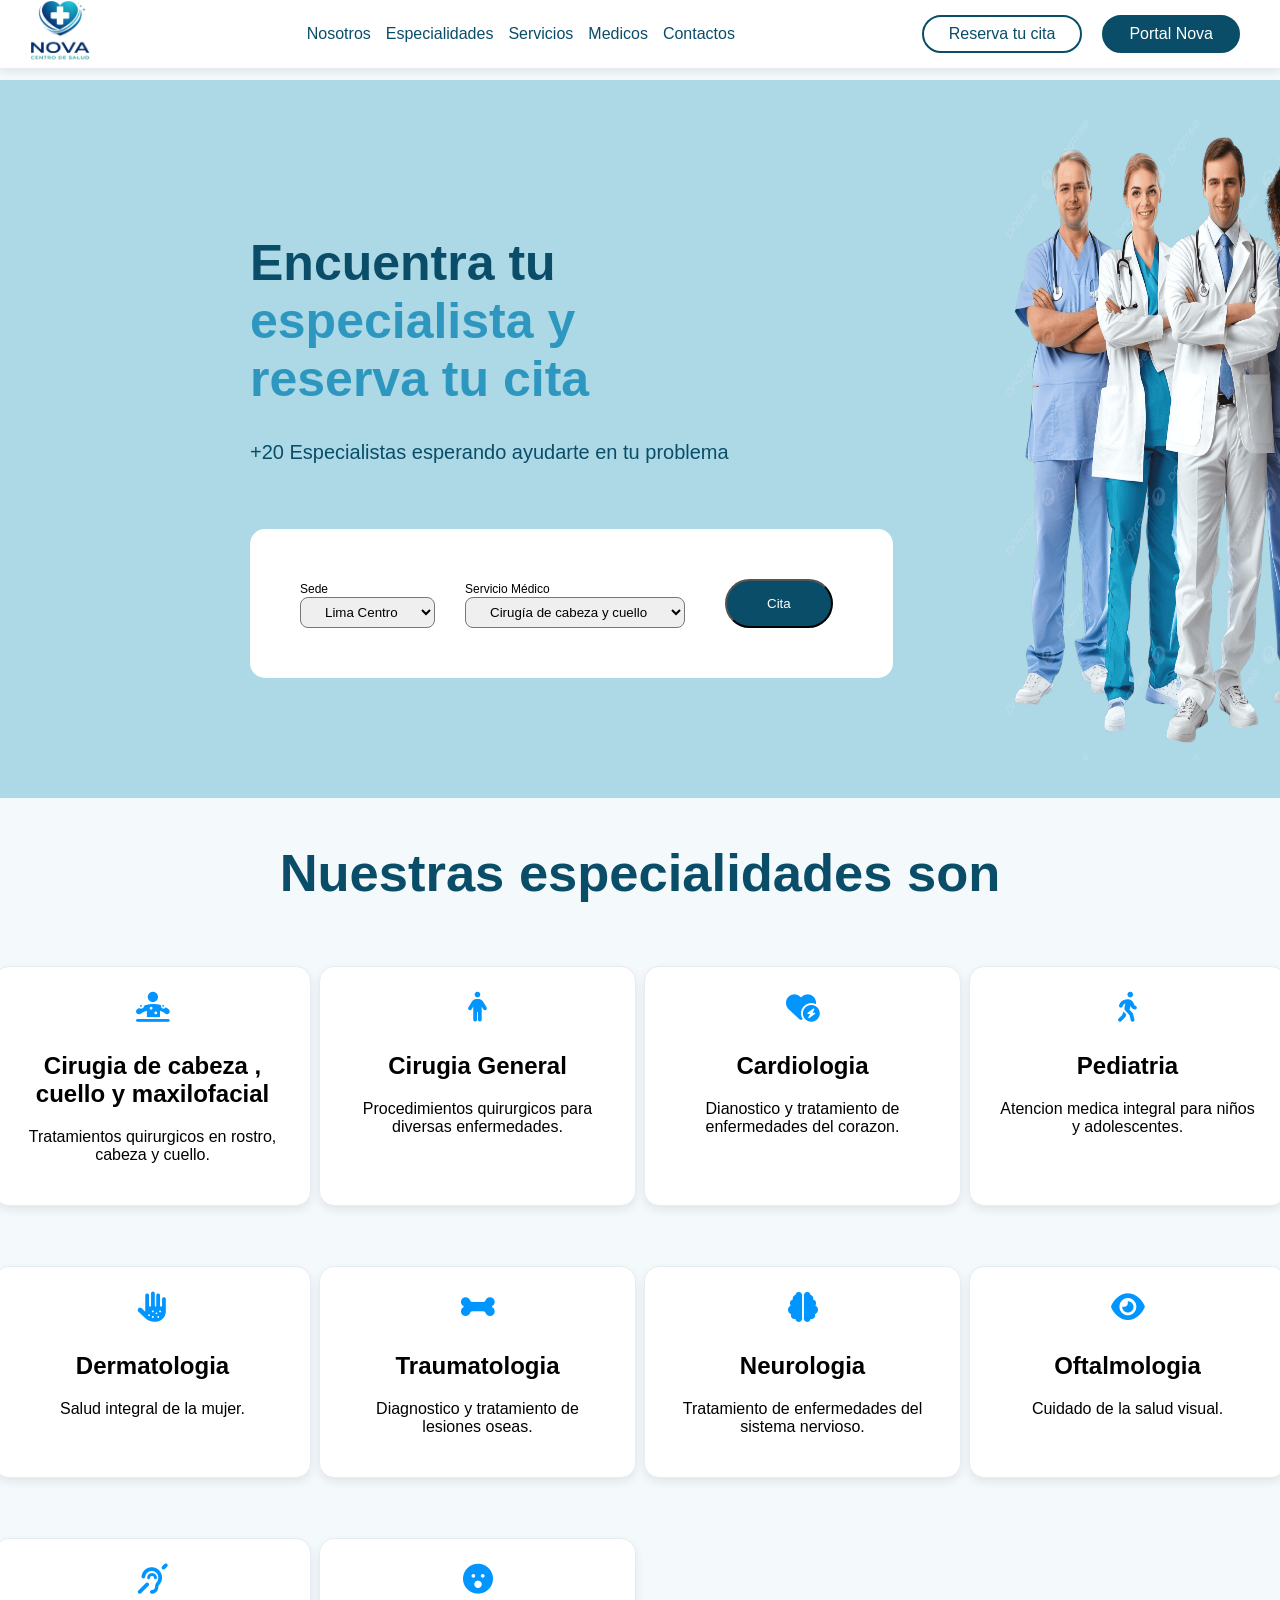
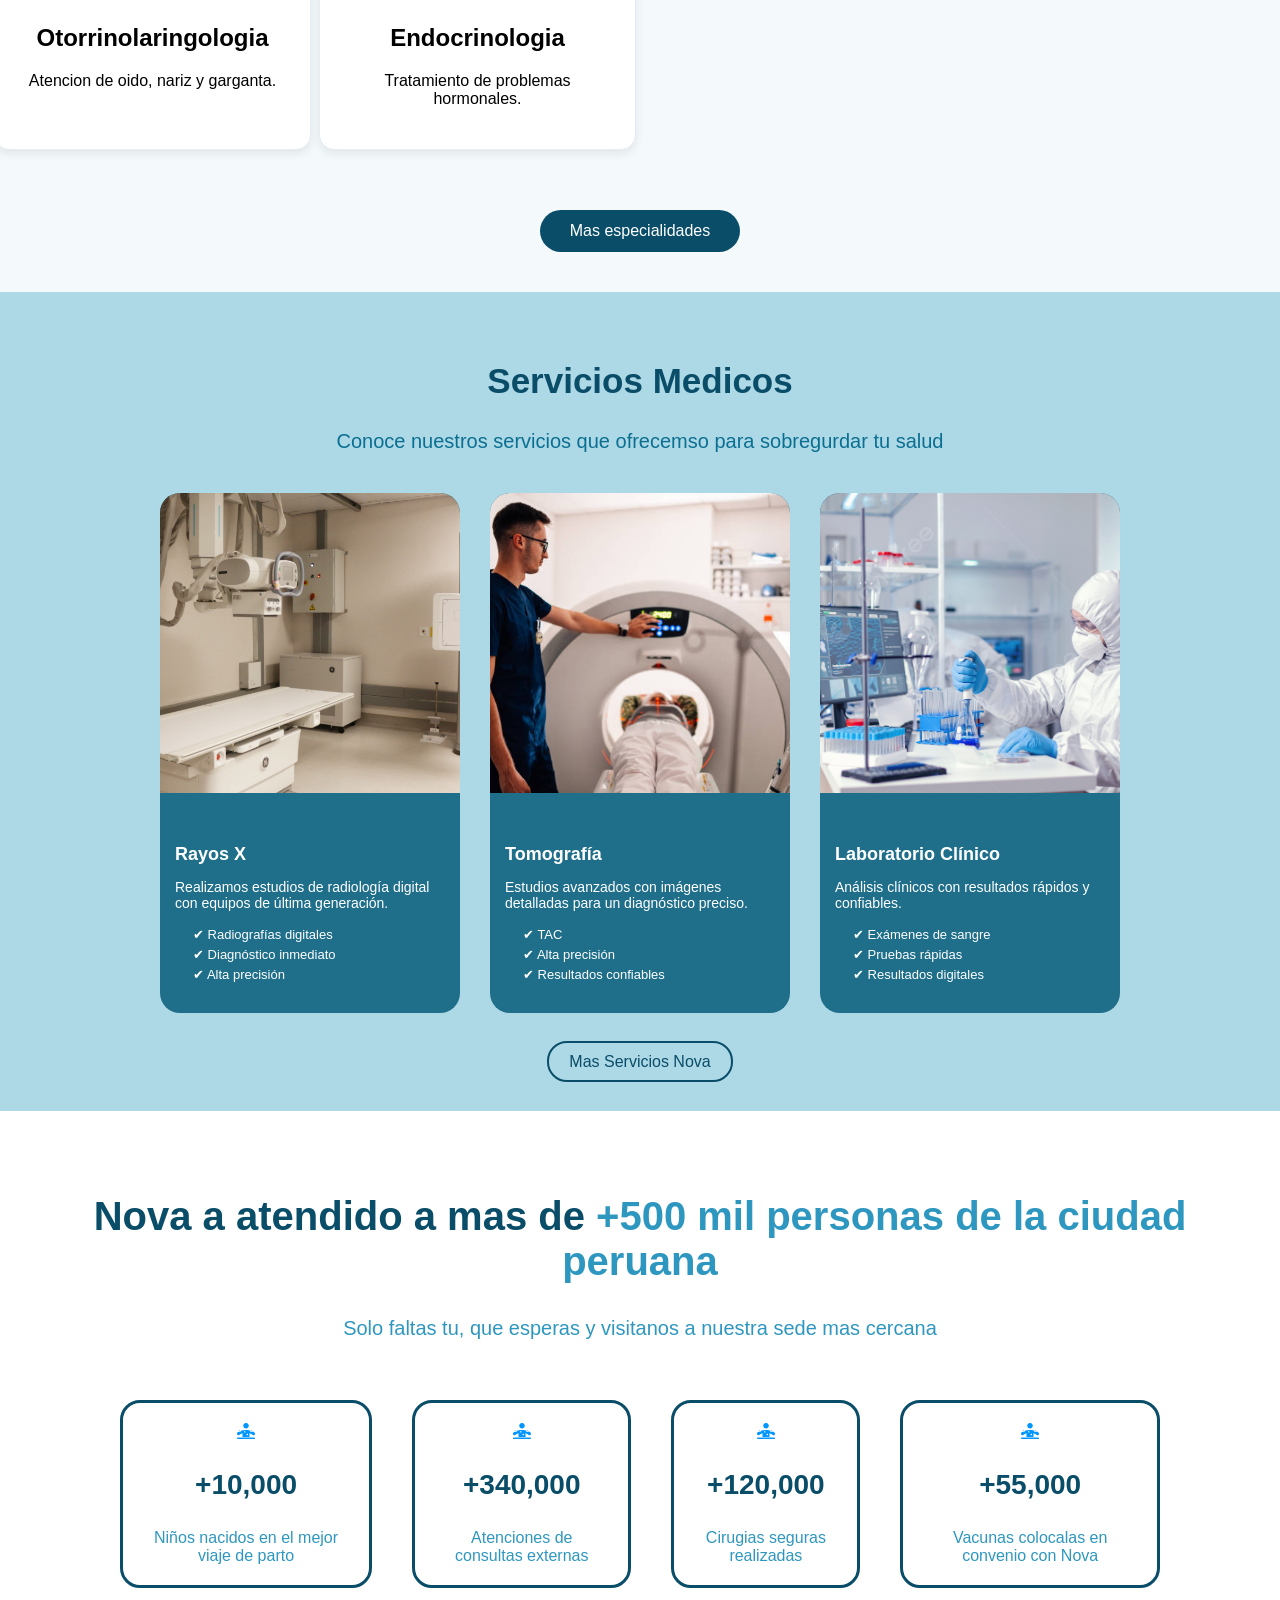
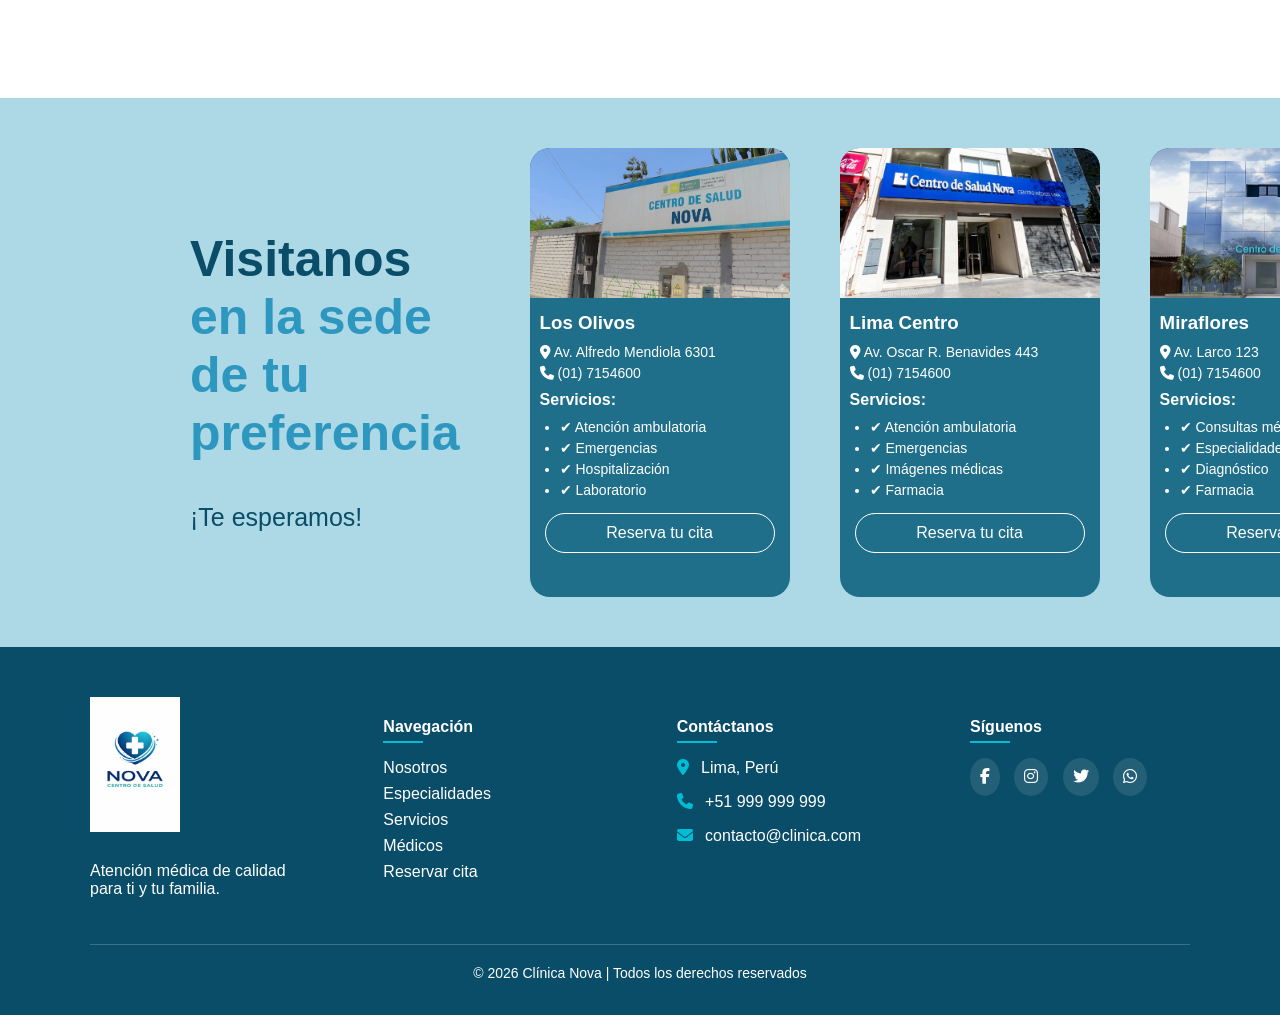
<file: index.html>
<!DOCTYPE html>
<html lang="en">
    <head>
        <title>Nova Centro de Salud</title>
        <meta charset="UTF-8">
        <meta name="viewport" content="width=device-width, initial-scale=1">
        <link href="css/index.css" rel="stylesheet">
        <link rel="stylesheet" href="https://cdnjs.cloudflare.com/ajax/libs/font-awesome/6.5.0/css/all.min.css">

    </head>
    <body>
    <div class="navegador">
        <a href="index.html">
        <img src="img/Logo_para_Nova_Centro_de_Salud-removebg-preview.png" width="60">
        </a>
        <nav>
        <ul>
            <li><a href="nosotros.html">Nosotros</a></li>
            <li><a href="especialidades.html">Especialidades</a></li>
            <li><a href="servicios.html">Servicios</a></li>
            <li><a href="medicos.html">Medicos</a></li>
            <li><a href="contacto.html">Contactos</a></li>
        </ul>
        </nav>
        <div class="acciones">
            <a href="resercitas.html" class="Citas">Reserva tu cita</a>
            <a href="login.html" class="portal">Portal Nova</a>
        </div>
    </div>
    <div class="header">
    <div class="lado-izquierdo">
        <div class="titulo">
        <h1>Encuentra tu <br> <span>especialista y <br>reserva tu cita</span> </h1>
        <p>+20 Especialistas esperando ayudarte en tu problema</p>
        </div>
    
        <div class="solicitud">
        <div class="contenedor">
            <form action="resercitas.html">
                <div class="info">
                    <label>Sede</label>
                    <select name="Sede" required>
                        <option>Lima Centro</option>
                        <option>Miraflores</option>
                        <option>Los Olivos</option>
                    </select>
                </div>
                <div class="info">
                    <label>Servicio Médico</label>
                    <select name="Servicio" required>
                        <option>Cirugía de cabeza y cuello</option>
                        <option>Cirugía general</option>
                        <option>Cardiología</option>
                        <option>Pediatría</option>
                        <option>Dermatología</option>
                        <option>Traumatología</option>
                        <option>Neurología</option>
                        <option>Oftalmología</option>
                        <option>Otorrinolaringología</option>
                        <option>Endocrinología</option>
                        <option>Gastroenterología</option>
                        <option>Urología</option>
                        <option>Oncología</option>
                        <option>Psiquiatría</option>
                        <option>Neumología</option>
                        <option>Reumatología</option>
                        <option>Hematología</option>
                        <option>Infectología</option>
                        <option>Medicina física</option>
                    </select>
                </div>
                <button type="submit">Cita</button>
            </form>

        </div>
    </div>
    </div>
    <div class="imagen-hero">
        <img src="img/medicos portada.png" width="460" height="660">
    </div>
    </div>
    <div class="especialidades">
        <div class="especia-info">
            <h2>Nuestras especialidades son</h2>
        </div>
        <div class="especialidad-informacion">
            <div class="dass">
                <i class="fa-solid fa-person-dots-from-line" style="color: rgb(0, 149, 255);"></i>
                
                <h2>Cirugia de cabeza , cuello y maxilofacial</h2>
                <p>Tratamientos quirurgicos en rostro, cabeza y cuello.</p>
                
            </div>

            <div class="dass">
                <i class="fa-solid fa-person" style="color: rgb(0, 149, 255);"></i>
                <h2>Cirugia General</h2>
                <p>Procedimientos quirurgicos para diversas enfermedades.</p>
            </div>

            <div class="dass">
                <i class="fa-solid fa-heart-circle-bolt" style="color: rgb(0, 149, 255);"></i>
                <h2>Cardiologia</h2>
                <p>Dianostico y tratamiento de enfermedades del corazon.</p>
            </div>

            <div class="dass">
                <i class="fa-solid fa-person-walking" style="color: rgb(0, 149, 255);"></i>
                <h2>Pediatria</h2>
                <p>Atencion medica integral para niños y adolescentes.</p>
            </div>

            <div class="dass">
                <i class="fa-solid fa-hand-dots" style="color: rgb(0, 149, 255);"></i>
                <h2>Dermatologia</h2>
                <p>Salud integral de la mujer.</p>
            </div>

            <div class="dass">
                <i class="fa-solid fa-bone" style="color: rgb(0, 149, 255);"></i>
                <h2>Traumatologia</h2>
                <p>Diagnostico y tratamiento de lesiones oseas.</p>
            </div>

            <div class="dass">
                <i class="fa-solid fa-brain" style="color: rgb(0, 149, 255);"></i>
                <h2>Neurologia</h2>
                <p>Tratamiento de enfermedades del sistema nervioso.</p>
            </div>

            <div class="dass">
                <i class="fa-solid fa-eye" style="color: rgb(0, 149, 255);"></i>
                <h2>Oftalmologia</h2>
                <p>Cuidado de la salud visual.</p>
            </div>

            <div class="dass">
                <i class="fa-solid fa-ear-deaf" style="color: rgb(0, 149, 255);"></i>
                <h2>Otorrinolaringologia</h2>
                <p>Atencion de oido, nariz y garganta.</p>
            </div>
            
            <div class="dass">
                <i class="fa-solid fa-face-surprise" style="color: rgb(0, 149, 255);"></i>
                <h2>Endocrinologia</h2>
                <p>Tratamiento de problemas hormonales.</p>
            </div>

        </div>
        <div class="mira">
            <a href="especialidades.html">Mas especialidades</a>
        </div>
    </div>
    
    <div class="servicios">
        <div class="titulo-servicio">
            <h2>Servicios Medicos </h2>
            <span>Conoce nuestros servicios que ofrecemso para sobregurdar tu salud</span>
        </div>
    <div class="cards">
            <!-- Rayos X -->
    <div class="card-servicio">
      <img src="img/rayox.jpg" alt="Rayos X">
      <div class="contenido">
        <h3>Rayos X</h3>
        <p>Realizamos estudios de radiología digital con equipos de última generación.</p>
        <ul>
          <li>✔ Radiografías digitales</li>
          <li>✔ Diagnóstico inmediato</li>
          <li>✔ Alta precisión</li>
        </ul>
      </div>
    </div>

    <!-- Tomografía -->
    <div class="card-servicio">
      <img src="img/tomografia.jpg" alt="Tomografía">
      <div class="contenido">
        <h3>Tomografía</h3>
        <p>Estudios avanzados con imágenes detalladas para un diagnóstico preciso.</p>
        <ul>
          <li>✔ TAC</li>
          <li>✔ Alta precisión</li>
          <li>✔ Resultados confiables</li>
        </ul>
      </div>
    </div>
    <!-- Laboratorio -->
        <div class="card-servicio">
           <img src="img/laboratorio.jpg" alt="Laboratorio">
           <div class="contenido">
           <h3>Laboratorio Clínico</h3>
           <p>Análisis clínicos con resultados rápidos y confiables.</p>
            <ul>
                <li>✔ Exámenes de sangre</li>
                <li>✔ Pruebas rápidas</li>
                <li>✔ Resultados digitales</li>
            </ul>
         </div>
        </div>
        </div>
        <div class="mas">
            <a href="servicios.html">Mas Servicios Nova</a>
        </div>
    </div>
    <div class="atendido">
        <div class="titulo-atendido">
            <h2>Nova a atendido a mas de <span> +500 mil personas de la ciudad peruana</span></h2>
            <p>Solo faltas tu, que esperas y visitanos a nuestra sede mas cercana</p>
        </div>
        <div class="contenido1">
            <div class="persona">
                <i class="fa-solid fa-person-dots-from-line" style="color: rgb(0, 149, 255);"></i>
                <h3>+10,000</h3>
                <span>Niños nacidos en el mejor viaje de parto</span>
            </div>
            <div class="persona">
                <i class="fa-solid fa-person-dots-from-line" style="color: rgb(0, 149, 255);"></i>
                <h3>+340,000</h3>
                <span>Atenciones de consultas externas</span>
            </div>
            <div class="persona">
                <i class="fa-solid fa-person-dots-from-line" style="color: rgb(0, 149, 255);"></i>
                <h3>+120,000</h3>
                <span>Cirugias seguras realizadas</span>
            </div>
            <div class="persona">
                <i class="fa-solid fa-person-dots-from-line" style="color: rgb(0, 149, 255);"></i>
                <h3>+55,000</h3>
                <span>Vacunas colocalas en convenio con Nova</span>
            </div>
        </div>        
    </div>

    <div class="sede">
        <div class="titulo-sede">
        <h2>Visitanos <br><span>en la sede <br>de tu preferencia</span></h2>
        <p>¡Te esperamos!</p>
        </div>
        <div class="cards-contacto">

    <div class="card-contacto">
      <img src="img/Gemini_Generated_Image_q09visq09visq09v.png" alt="Los Olivos">

      <h3>Los Olivos</h3>
      <p><i class="fas fa-map-marker-alt"></i> Av. Alfredo Mendiola 6301</p>
      <p><i class="fas fa-phone"></i> (01) 7154600</p>

      <h4>Servicios:</h4>
      <ul>
        <li>✔ Atención ambulatoria</li>
        <li>✔ Emergencias</li>
        <li>✔ Hospitalización</li>
        <li>✔ Laboratorio</li>
      </ul>

      <a href="resercitas.html" target="_blank">Reserva tu cita</a>
    </div>

    <div class="card-contacto">
      <img src="img/Gemini_Generated_Image_9un2wk9un2wk9un2 (1).png" alt="Lima">

      <h3>Lima Centro</h3>
      <p><i class="fas fa-map-marker-alt"></i> Av. Oscar R. Benavides 443</p>
      <p><i class="fas fa-phone"></i> (01) 7154600</p>

      <h4>Servicios:</h4>
      <ul>
        <li>✔ Atención ambulatoria</li>
        <li>✔ Emergencias</li>
        <li>✔ Imágenes médicas</li>
        <li>✔ Farmacia</li>
      </ul>

      <a href="resercitas.html" target="_blank">Reserva tu cita</a>
    </div>

    <div class="card-contacto">
      <img src="img/Gemini_Generated_Image_w3jiu2w3jiu2w3ji.png" alt="Miraflores">

      <h3>Miraflores</h3>
      <p><i class="fas fa-map-marker-alt"></i> Av. Larco 123</p>
      <p><i class="fas fa-phone"></i> (01) 7154600</p>

      <h4>Servicios:</h4>
      <ul>
        <li>✔ Consultas médicas</li>
        <li>✔ Especialidades</li>
        <li>✔ Diagnóstico</li>
        <li>✔ Farmacia</li>
      </ul>

      <a href="resercitas.html" target="_blank">Reserva tu cita</a>
    </div>
    </div>
    </div>
    <footer class="footer">
  <div class="footer-container">

    
    <div class="footer-col">
      <img src="img/Logo para Nova Centro de Salud.png" alt="Clínica Nova" class="logo-footer">
      <p>Atención médica de calidad para ti y tu familia.</p>
    </div>

    
    <div class="footer-col">
      <h4>Navegación</h4>
      <ul>
        <li><a href="nosotros.html">Nosotros</a></li>
        <li><a href="especialidades.html">Especialidades</a></li>
        <li><a href="servicios.html">Servicios</a></li>
        <li><a href="medicos.html">Médicos</a></li>
        <li><a href="resercitas.html">Reservar cita</a></li>
      </ul>
    </div>

    
    <div class="footer-col">
      <h4>Contáctanos</h4>
      <p><i class="fas fa-map-marker-alt"></i> Lima, Perú</p>
      <p><i class="fas fa-phone"></i> +51 999 999 999</p>
      <p><i class="fas fa-envelope"></i> contacto@clinica.com</p>
    </div>

    
    <div class="footer-col">
      <h4>Síguenos</h4>
      <div class="socials">
        <a href="https://www.facebook.com/"><i class="fab fa-facebook-f"></i></a>
        <a href="https://www.instagram.com/"><i class="fab fa-instagram"></i></a>
        <a href="https://x.com/?lang=es"><i class="fab fa-twitter"></i></a>
        <a href="https://www.whatsapp.com/?lang=es"><i class="fab fa-whatsapp"></i></a>
      </div>
    </div>

  </div>

  <div class="footer-bottom">
    <p>© 2026 Clínica Nova | Todos los derechos reservados</p>
  </div>
</footer>
</body>
</html>
</file>
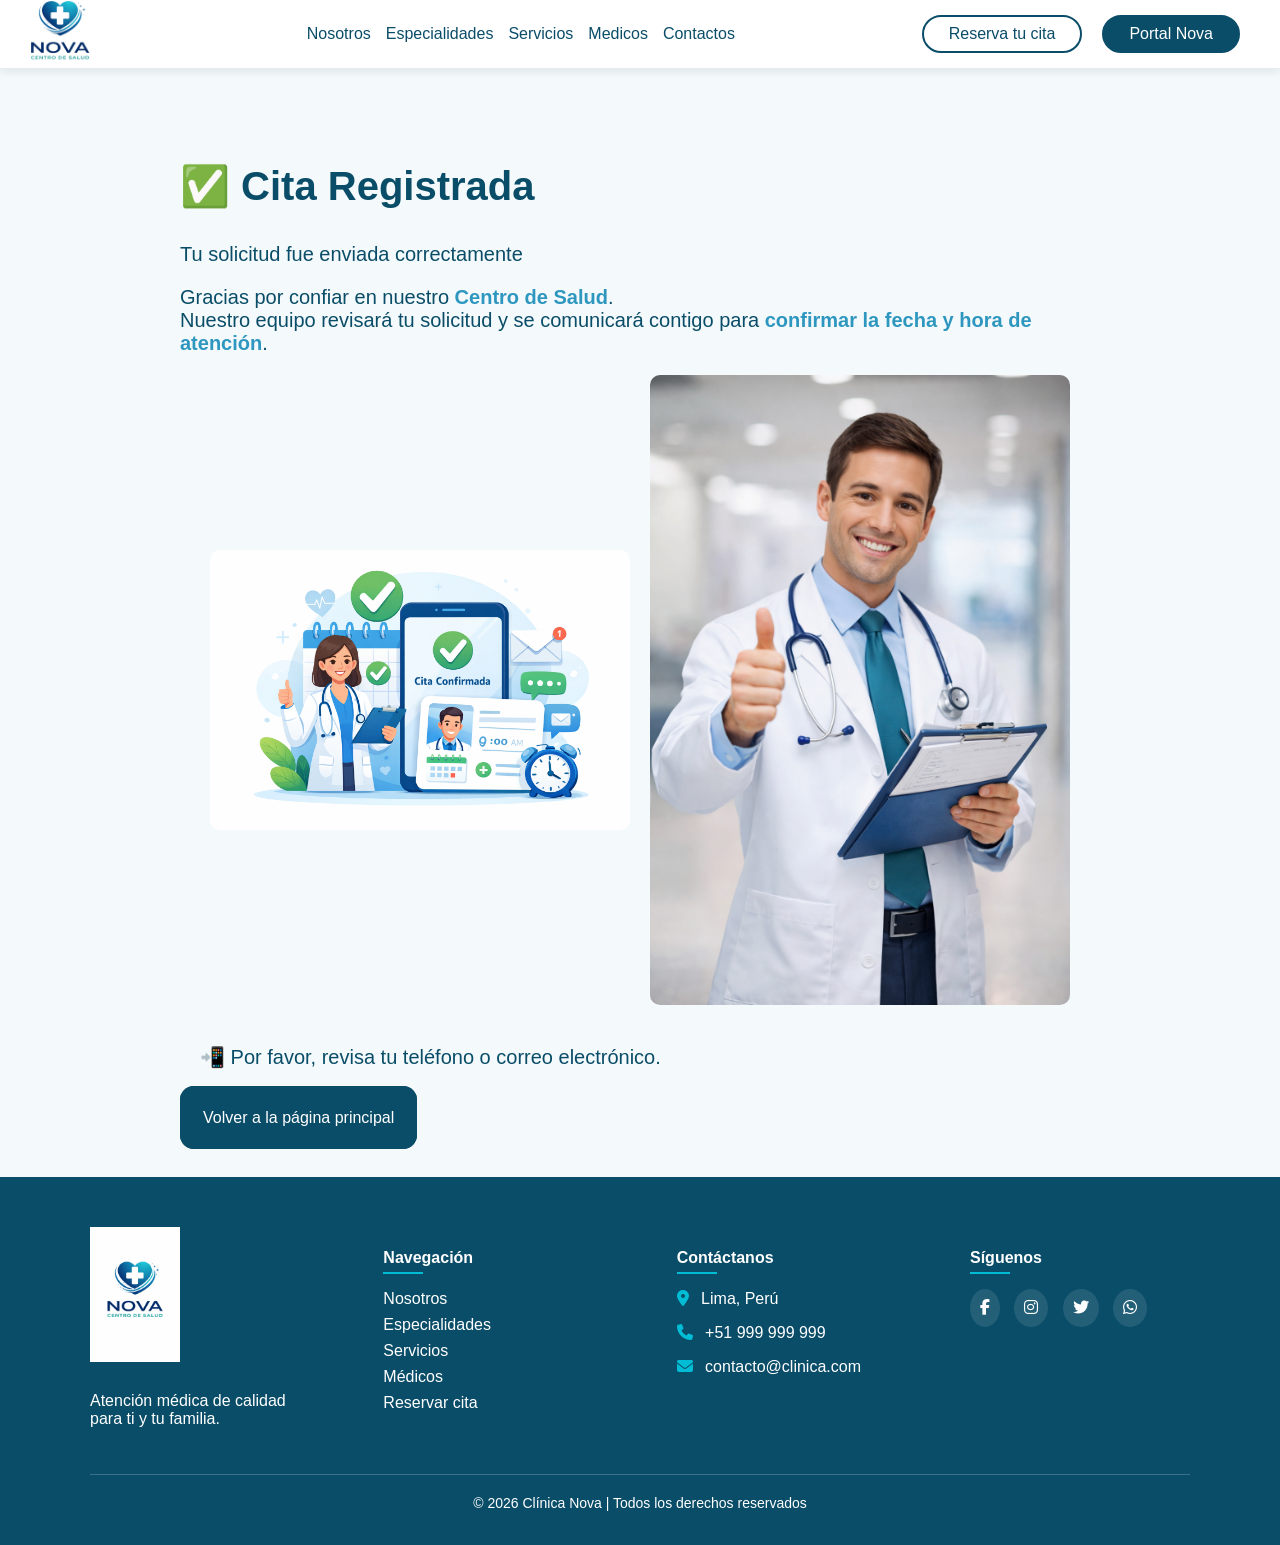
<file: confirmacioncita.html>
<!DOCTYPE html>
<html lang="es">
<head>
    <meta charset="UTF-8">
    <meta name="viewport" content="width=device-width, initial-scale=1.0">
    <title>Confirmación de Cita</title>
    <link rel="stylesheet" href="https://cdnjs.cloudflare.com/ajax/libs/font-awesome/6.5.0/css/all.min.css">
    <link rel="stylesheet" href="css/confirmacion.css">
</head>
<body>
    <div class="navegador">
        <a href="index.html">
        <img src="img/Logo_para_Nova_Centro_de_Salud-removebg-preview.png" width="60">
        </a>
        <nav>
        <ul>
            <li><a href="nosotros.html">Nosotros</a></li>
            <li><a href="especialidades.html">Especialidades</a></li>
            <li><a href="servicios.html">Servicios</a></li>
            <li><a href="medicos.html">Medicos</a></li>
            <li><a href="contacto.html">Contactos</a></li>
        </ul>
        </nav>
        <div class="acciones">
            <a href="resercitas.html" class="Citas">Reserva tu cita</a>
            <a href="login.html" class="portal">Portal Nova</a>
        </div>
    </div>
<section class="contenedor">

    <h1>✅ Cita Registrada</h1>
    <p class="subtitulo">Tu solicitud fue enviada correctamente</p>

    <p>
        Gracias por confiar en nuestro <strong>Centro de Salud</strong>.<br>
        Nuestro equipo revisará tu solicitud y se comunicará contigo
        para <strong>confirmar la fecha y hora de atención</strong>.
    </p>

    <div class="imagenes">
        <img src="img/Cita médica confirmada y detalles.png" alt="docto">
        <img src="img/Doctor sonriente con portapapeles.png" alt="doctor">
    </div>

    <p class="mensaje">
        📲 Por favor, revisa tu teléfono o correo electrónico.
    </p>

    <a href="index.html" class="boton">
        Volver a la página principal
    </a>

</section>

<footer class="footer">
  <div class="footer-container">

    
    <div class="footer-col">
      <img src="img/Logo para Nova Centro de Salud.png" alt="Clínica Nova" class="logo-footer">
      <p>Atención médica de calidad para ti y tu familia.</p>
    </div>

    
    <div class="footer-col">
      <h4>Navegación</h4>
      <ul>
        <li><a href="nosotros.html">Nosotros</a></li>
        <li><a href="especialidades.html">Especialidades</a></li>
        <li><a href="servicios.html">Servicios</a></li>
        <li><a href="medicos.html">Médicos</a></li>
        <li><a href="resercitas.html">Reservar cita</a></li>
      </ul>
    </div>

    
    <div class="footer-col">
      <h4>Contáctanos</h4>
      <p><i class="fas fa-map-marker-alt"></i> Lima, Perú</p>
      <p><i class="fas fa-phone"></i> +51 999 999 999</p>
      <p><i class="fas fa-envelope"></i> contacto@clinica.com</p>
    </div>

    
    <div class="footer-col">
      <h4>Síguenos</h4>
      <div class="socials">
        <a href="https://www.facebook.com/"><i class="fab fa-facebook-f"></i></a>
        <a href="https://www.instagram.com/"><i class="fab fa-instagram"></i></a>
        <a href="https://x.com/?lang=es"><i class="fab fa-twitter"></i></a>
        <a href="https://www.whatsapp.com/?lang=es"><i class="fab fa-whatsapp"></i></a>
      </div>
    </div>

  </div>

  <div class="footer-bottom">
    <p>© 2026 Clínica Nova | Todos los derechos reservados</p>
  </div>
</footer>
</body>
</html>
</file>
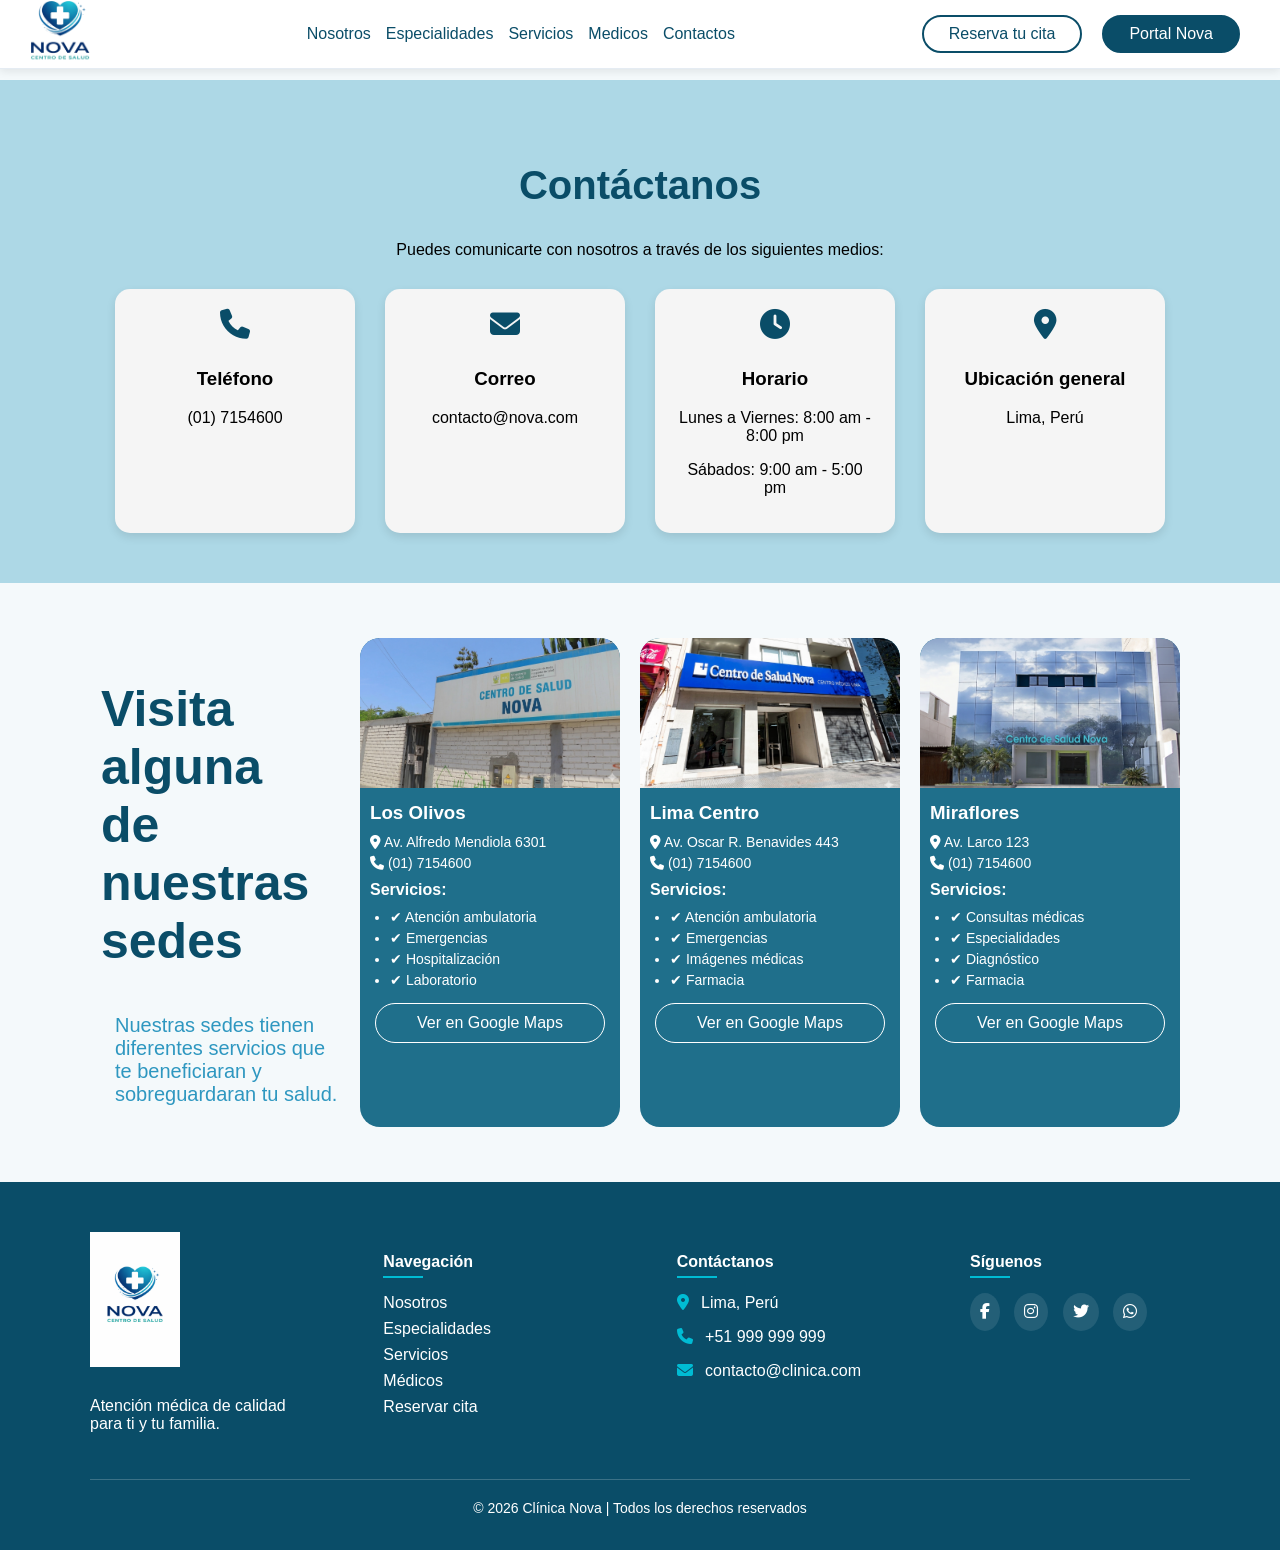
<file: contacto.html>
<!DOCTYPE html>
<html lang="en">
    <head>
        <title>Contacto</title>
        <meta charset="UTF-8">
        <meta name="viewport" content="width=device-width, initial-scale=1">
        <link rel="stylesheet" href="https://cdnjs.cloudflare.com/ajax/libs/font-awesome/6.5.0/css/all.min.css">
        <link href="css/contacto.css" rel="stylesheet">
    </head>
    <body>
        <div class="navegador">
        <a href="index.html">
        <img src="img/Logo_para_Nova_Centro_de_Salud-removebg-preview.png" width="60">
        </a>
        <nav>
        <ul>
            <li><a href="nosotros.html">Nosotros</a></li>
            <li><a href="especialidades.html">Especialidades</a></li>
            <li><a href="servicios.html">Servicios</a></li>
            <li><a href="medicos.html">Medicos</a></li>
            <li><a href="contacto.html">Contactos</a></li>
        </ul>
        </nav>
        <div class="acciones">
            <a href="resercitas.html" class="Citas">Reserva tu cita</a>
            <a href="login.html" class="portal">Portal Nova</a>
        </div>
    </div>
    
<section class="info-contacto">

  <h2>Contáctanos</h2>
  <p>Puedes comunicarte con nosotros a través de los siguientes medios:</p>

  <div class="contenedor-contacto">

    <div class="item-contacto">
      <i class="fas fa-phone"></i>
      <h3>Teléfono</h3>
      <p>(01) 7154600</p>
    </div>

    <div class="item-contacto">
      <i class="fas fa-envelope"></i>
      <h3>Correo</h3>
      <p>contacto@nova.com</p>
    </div>

    <div class="item-contacto">
      <i class="fas fa-clock"></i>
      <h3>Horario</h3>
      <p>Lunes a Viernes: 8:00 am - 8:00 pm</p>
      <p>Sábados: 9:00 am - 5:00 pm</p>
    </div>

    <div class="item-contacto">
      <i class="fas fa-map-marker-alt"></i>
      <h3>Ubicación general</h3>
      <p>Lima, Perú</p>
    </div>

  </div>

</section>

<section id="contacto" >
<div class="titulo-sede">
  <h2>Visita alguna <br>de nuestras <br>sedes</h2>
  <p>Nuestras sedes tienen diferentes servicios que te beneficiaran y sobreguardaran tu salud.</p>
</div>


  <div class="cards-contacto">

    <div class="card-contacto">
      <img src="img/Gemini_Generated_Image_q09visq09visq09v.png" alt="Los Olivos">

      <h3>Los Olivos</h3>
      <p><i class="fas fa-map-marker-alt"></i> Av. Alfredo Mendiola 6301</p>
      <p><i class="fas fa-phone"></i> (01) 7154600</p>

      <h4>Servicios:</h4>
      <ul>
        <li>✔ Atención ambulatoria</li>
        <li>✔ Emergencias</li>
        <li>✔ Hospitalización</li>
        <li>✔ Laboratorio</li>
      </ul>

      <a href="https://maps.google.com" target="_blank">Ver en Google Maps</a>
    </div>

    <div class="card-contacto">
      <img src="img/Gemini_Generated_Image_9un2wk9un2wk9un2 (1).png" alt="Lima">

      <h3>Lima Centro</h3>
      <p><i class="fas fa-map-marker-alt"></i> Av. Oscar R. Benavides 443</p>
      <p><i class="fas fa-phone"></i> (01) 7154600</p>

      <h4>Servicios:</h4>
      <ul>
        <li>✔ Atención ambulatoria</li>
        <li>✔ Emergencias</li>
        <li>✔ Imágenes médicas</li>
        <li>✔ Farmacia</li>
      </ul>

      <a href="https://maps.google.com" target="_blank">Ver en Google Maps</a>
    </div>

    <div class="card-contacto">
      <img src="img/Gemini_Generated_Image_w3jiu2w3jiu2w3ji.png" alt="Miraflores">

      <h3>Miraflores</h3>
      <p><i class="fas fa-map-marker-alt"></i> Av. Larco 123</p>
      <p><i class="fas fa-phone"></i> (01) 7154600</p>

      <h4>Servicios:</h4>
      <ul>
        <li>✔ Consultas médicas</li>
        <li>✔ Especialidades</li>
        <li>✔ Diagnóstico</li>
        <li>✔ Farmacia</li>
      </ul>

      <a href="https://maps.google.com" target="_blank">Ver en Google Maps</a>
    </div>

  </div>

</section>
<footer class="footer">
  <div class="footer-container">

    
    <div class="footer-col">
      <img src="img/Logo para Nova Centro de Salud.png" alt="Clínica Nova" class="logo-footer">
      <p>Atención médica de calidad para ti y tu familia.</p>
    </div>

    
    <div class="footer-col">
      <h4>Navegación</h4>
      <ul>
        <li><a href="nosotros.html">Nosotros</a></li>
        <li><a href="especialidades.html">Especialidades</a></li>
        <li><a href="servicios.html">Servicios</a></li>
        <li><a href="medicos.html">Médicos</a></li>
        <li><a href="resercitas.html">Reservar cita</a></li>
      </ul>
    </div>

    
    <div class="footer-col">
      <h4>Contáctanos</h4>
      <p><i class="fas fa-map-marker-alt"></i> Lima, Perú</p>
      <p><i class="fas fa-phone"></i> +51 999 999 999</p>
      <p><i class="fas fa-envelope"></i> contacto@clinica.com</p>
    </div>

    
    <div class="footer-col">
      <h4>Síguenos</h4>
      <div class="socials">
        <a href="https://www.facebook.com/"><i class="fab fa-facebook-f"></i></a>
        <a href="https://www.instagram.com/"><i class="fab fa-instagram"></i></a>
        <a href="https://x.com/?lang=es"><i class="fab fa-twitter"></i></a>
        <a href="https://www.whatsapp.com/?lang=es"><i class="fab fa-whatsapp"></i></a>
      </div>
    </div>

  </div>

  <div class="footer-bottom">
    <p>© 2026 Clínica Nova | Todos los derechos reservados</p>
  </div>
</footer>
    </body>
</html>
</file>
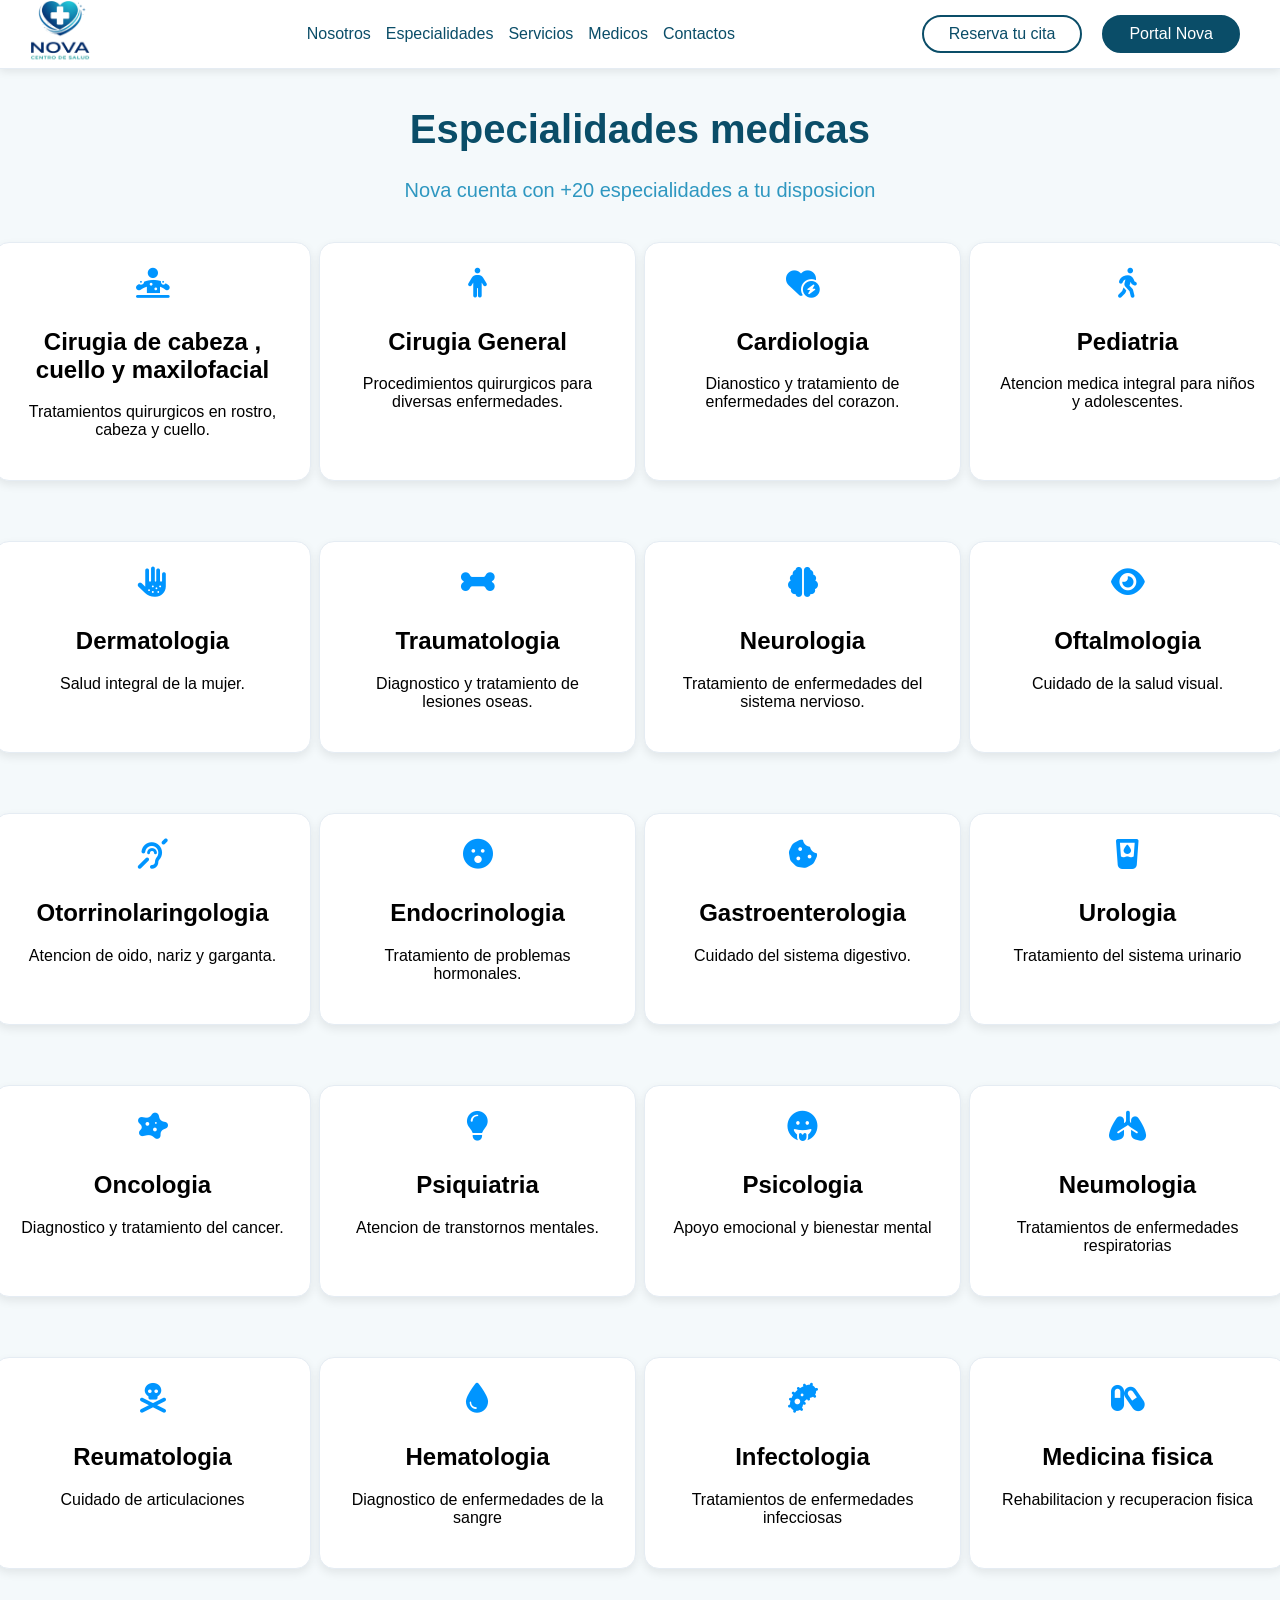
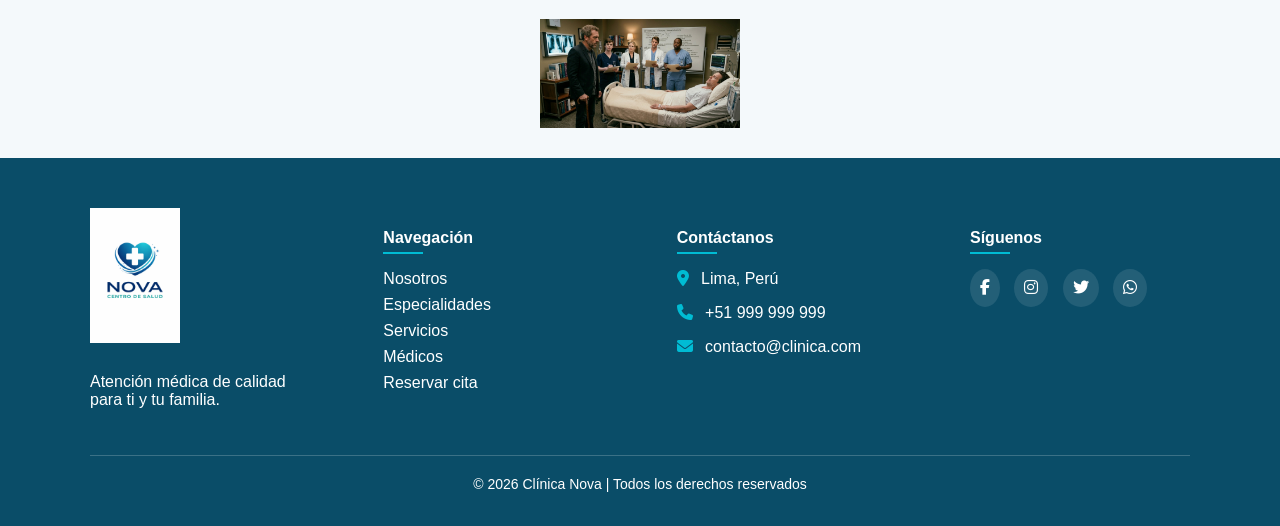
<file: especialidades.html>
<!DOCTYPE html>
<html lang="en">
    <head>
        <title>Especialidades</title>
        <meta charset="UTF-8">
        <meta name="viewport" content="width=device-width, initial-scale=1">
        <link href="css/especialidades.css" rel="stylesheet">
        <link rel="stylesheet" href="https://cdnjs.cloudflare.com/ajax/libs/font-awesome/6.5.0/css/all.min.css">
    </head>
    <body>
        <div class="navegador">
        <a href="index.html">
        <img src="img/Logo_para_Nova_Centro_de_Salud-removebg-preview.png" width="60">
        </a>
        <nav>
        <ul>
            <li><a href="nosotros.html">Nosotros</a></li>
            <li><a href="especialidades.html">Especialidades</a></li>
            <li><a href="servicios.html">Servicios</a></li>
            <li><a href="medicos.html">Medicos</a></li>
            <li><a href="contacto.html">Contactos</a></li>
        </ul>
        </nav>
        <div class="acciones">
            <a href="resercitas.html" class="Citas">Reserva tu cita</a>
            <a href="login.html" class="portal">Portal Nova</a>
        </div>
    </div>
    <div class="especialidades">
        <div class="titulo-espe">
        <h1>Especialidades medicas</h1>
        <p>Nova cuenta con +20 especialidades a tu disposicion</p>
        </div>
        <div class="contenedor-especia">
            <div class="dass">
                <i class="fa-solid fa-person-dots-from-line" style="color: rgb(0, 149, 255);"></i>
                <h2>Cirugia de cabeza , cuello y maxilofacial</h2>
                <p>Tratamientos quirurgicos en rostro, cabeza y cuello.</p>
            </div>

            <div class="dass">
                <i class="fa-solid fa-person" style="color: rgb(0, 149, 255);"></i>
                <h2>Cirugia General</h2>
                <p>Procedimientos quirurgicos para diversas enfermedades.</p>
            </div>

            <div class="dass">
                <i class="fa-solid fa-heart-circle-bolt" style="color: rgb(0, 149, 255);"></i>
                <h2>Cardiologia</h2>
                <p>Dianostico y tratamiento de enfermedades del corazon.</p>
            </div>

            <div class="dass">
                <i class="fa-solid fa-person-walking" style="color: rgb(0, 149, 255);"></i>
                <h2>Pediatria</h2>
                <p>Atencion medica integral para niños y adolescentes.</p>
            </div>

            <div class="dass">
                <i class="fa-solid fa-hand-dots" style="color: rgb(0, 149, 255);"></i>
                <h2>Dermatologia</h2>
                <p>Salud integral de la mujer.</p>
            </div>

            <div class="dass">
                <i class="fa-solid fa-bone" style="color: rgb(0, 149, 255);"></i>
                <h2>Traumatologia</h2>
                <p>Diagnostico y tratamiento de lesiones oseas.</p>
            </div>

            <div class="dass">
                <i class="fa-solid fa-brain" style="color: rgb(0, 149, 255);"></i>
                <h2>Neurologia</h2>
                <p>Tratamiento de enfermedades del sistema nervioso.</p>
            </div>

            <div class="dass">
                <i class="fa-solid fa-eye" style="color: rgb(0, 149, 255);"></i>
                <h2>Oftalmologia</h2>
                <p>Cuidado de la salud visual.</p>
            </div>

            <div class="dass">
                <i class="fa-solid fa-ear-deaf" style="color: rgb(0, 149, 255);"></i>
                <h2>Otorrinolaringologia</h2>
                <p>Atencion de oido, nariz y garganta.</p>
            </div>
            
            <div class="dass">
                <i class="fa-solid fa-face-surprise" style="color: rgb(0, 149, 255);"></i>
                <h2>Endocrinologia</h2>
                <p>Tratamiento de problemas hormonales.</p>
            </div>

            <div class="dass">
                <i class="fa-solid fa-cookie-bite" style="color: rgb(0, 149, 255);"></i>
                <h2>Gastroenterologia</h2>
                <p>Cuidado del sistema digestivo.</p>
            </div>
            
            <div class="dass">
                <i class="fa-solid fa-glass-water-droplet" style="color: rgb(0, 149, 255);"></i>
                <h2>Urologia</h2>
                <p>Tratamiento del sistema urinario</p>
            </div>

            <div class="dass">
                <i class="fa-solid fa-disease" style="color: rgb(0, 149, 255);"></i>
                <h2>Oncologia</h2>
                <p>Diagnostico y tratamiento del cancer.</p>
            </div>

            <div class="dass">
                <i class="fa-solid fa-lightbulb" style="color: rgb(0, 149, 255);"></i>
                <h2>Psiquiatria</h2>
                <p>Atencion de transtornos mentales.</p>
            </div>

            <div class="dass">
                <i class="fa-solid fa-face-grin-tongue" style="color: rgb(0, 149, 255);"></i>
                <h2>Psicologia</h2>
                <p>Apoyo emocional y bienestar mental</p>
            </div>

            <div class="dass">
                <i class="fa-solid fa-lungs" style="color: rgb(0, 149, 255);"></i>
                <h2>Neumologia</h2>
                <p>Tratamientos de enfermedades respiratorias</p>
            </div>

            <div class="dass">
                <i class="fa-solid fa-skull-crossbones" style="color: rgb(0, 149, 255);"></i>
                <h2>Reumatologia</h2>
                <p>Cuidado de articulaciones</p>
            </div>

            <div class="dass">
                <i class="fa-solid fa-droplet" style="color: rgb(0, 149, 255);"></i>
                <h2>Hematologia</h2>
                <p>Diagnostico de enfermedades de la sangre</p>
            </div>

            <div class="dass">
                <i class="fa-solid fa-bacterium" style="color: rgb(0, 149, 255);"></i>
                <h2>Infectologia</h2>
                <p>Tratamientos de enfermedades infecciosas</p>
            </div>

            <div class="dass">
                <i class="fa-solid fa-capsules" style="color: rgb(0, 149, 255);"></i>
                <h2>Medicina fisica</h2>
                <p>Rehabilitacion y recuperacion fisica</p>
            </div>
        </div>
        <div>
            <img src="img/Gemini_Generated_Image_jle4gzjle4gzjle4.png">
        </div>
    </div>
    
<footer class="footer">
  <div class="footer-container">

    
    <div class="footer-col">
      <img src="img/Logo para Nova Centro de Salud.png" alt="Clínica Nova" class="logo-footer">
      <p>Atención médica de calidad para ti y tu familia.</p>
    </div>

    
    <div class="footer-col">
      <h4>Navegación</h4>
      <ul>
        <li><a href="nosotros.html">Nosotros</a></li>
        <li><a href="especialidades.html">Especialidades</a></li>
        <li><a href="servicios.html">Servicios</a></li>
        <li><a href="medicos.html">Médicos</a></li>
        <li><a href="resercitas.html">Reservar cita</a></li>
      </ul>
    </div>

    
    <div class="footer-col">
      <h4>Contáctanos</h4>
      <p><i class="fas fa-map-marker-alt"></i> Lima, Perú</p>
      <p><i class="fas fa-phone"></i> +51 999 999 999</p>
      <p><i class="fas fa-envelope"></i> contacto@clinica.com</p>
    </div>

    
    <div class="footer-col">
      <h4>Síguenos</h4>
      <div class="socials">
        <a href="https://www.facebook.com/"><i class="fab fa-facebook-f"></i></a>
        <a href="https://www.instagram.com/"><i class="fab fa-instagram"></i></a>
        <a href="https://x.com/?lang=es"><i class="fab fa-twitter"></i></a>
        <a href="https://www.whatsapp.com/?lang=es"><i class="fab fa-whatsapp"></i></a>
      </div>
    </div>

  </div>

  <div class="footer-bottom">
    <p>© 2026 Clínica Nova | Todos los derechos reservados</p>
  </div>
</footer>
    </body>
</html>
</file>
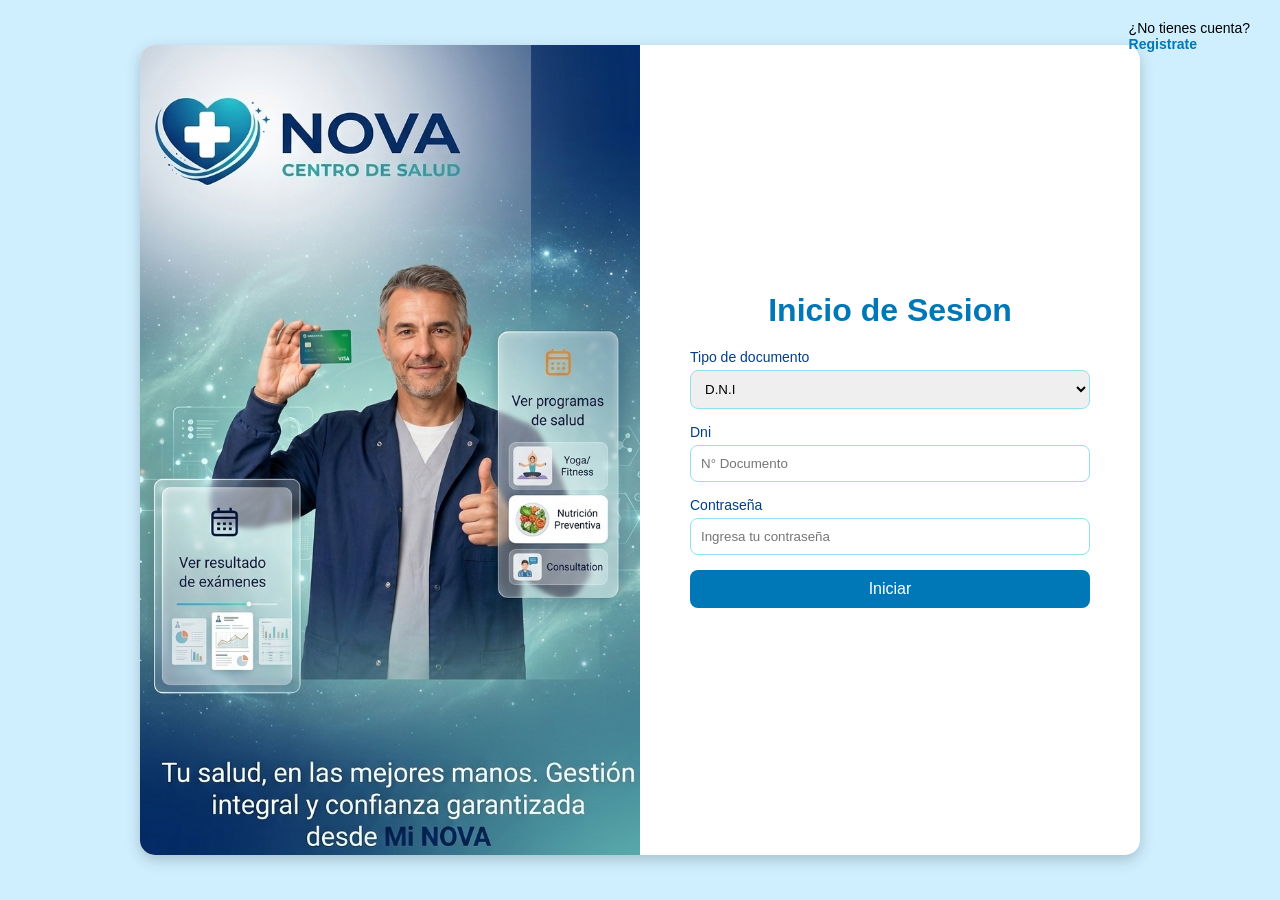
<file: login.html>
<!DOCTYPE html>
<html lang="en">
<head>
    <title>Login</title>
    <meta charset="UTF-8">
    <meta name="viewport" content="width=device-width, initial-scale=1">
    <link href="css/login.css" rel="stylesheet">
</head>
<body>

    <div class="opcion">
        <p>¿No tienes cuenta? </p>
        <a href="registro.html">Registrate</a>
    </div>

    <div class="izquierda">

        <div class="imgagen">
            <a href="index.html">
                <img src="img/Gemini_Generated_Image_tsyu9ntsyu9ntsyu.png" alt="">
            </a>
        </div>

        <div class="formulario">
            <div class="contenedor">
                <h1>Inicio de Sesion</h1>

                <form action="index.html">
                    
                    <label>Tipo de documento</label>
                    <select>
                        <option>D.N.I</option>
                        <option>Pasaporte</option>
                        <option>C.E</option>
                    </select>

                    <label>Dni</label>
                    <input type="text" placeholder="N° Documento" required>

                    <label>Contraseña</label>
                    <input type="password" placeholder="Ingresa tu contraseña" required>

                    <button type="submit">Iniciar</button>

                </form>
            </div>
        </div>

    </div>

</body>
</html>
</file>
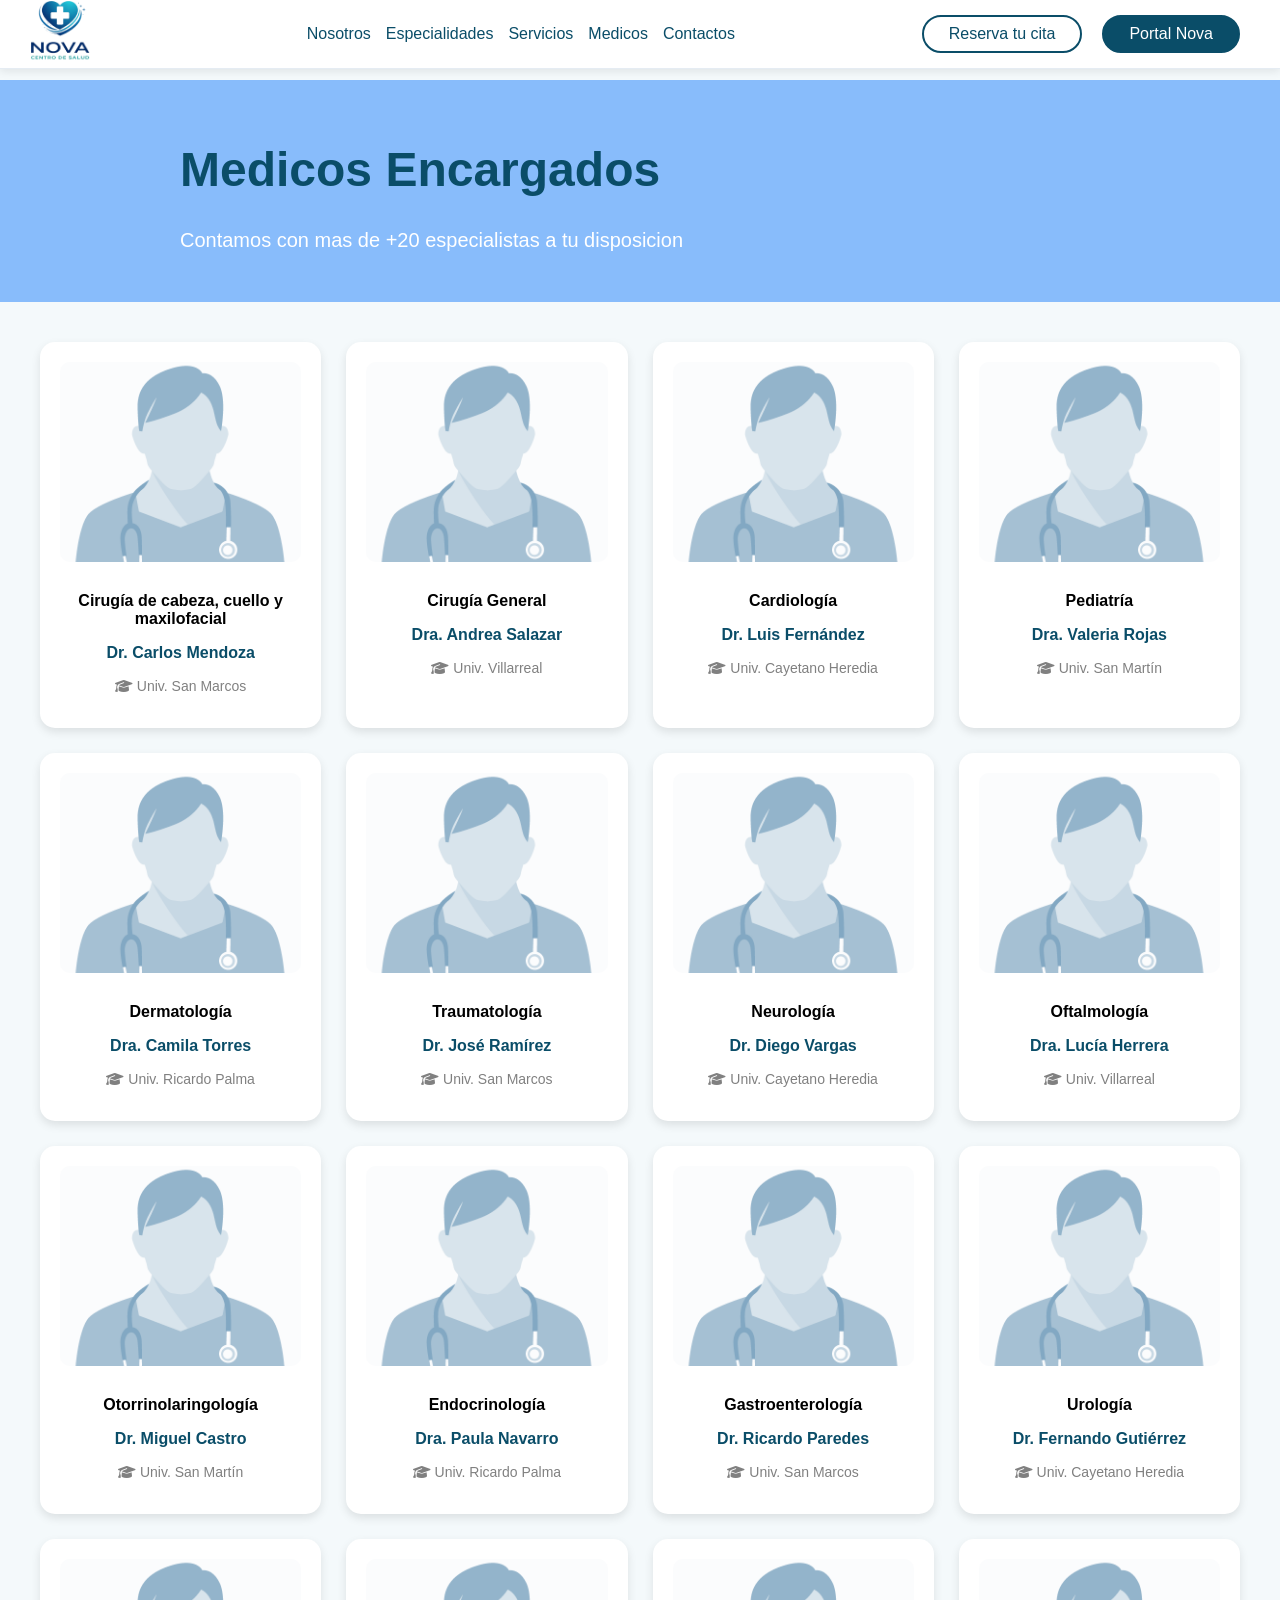
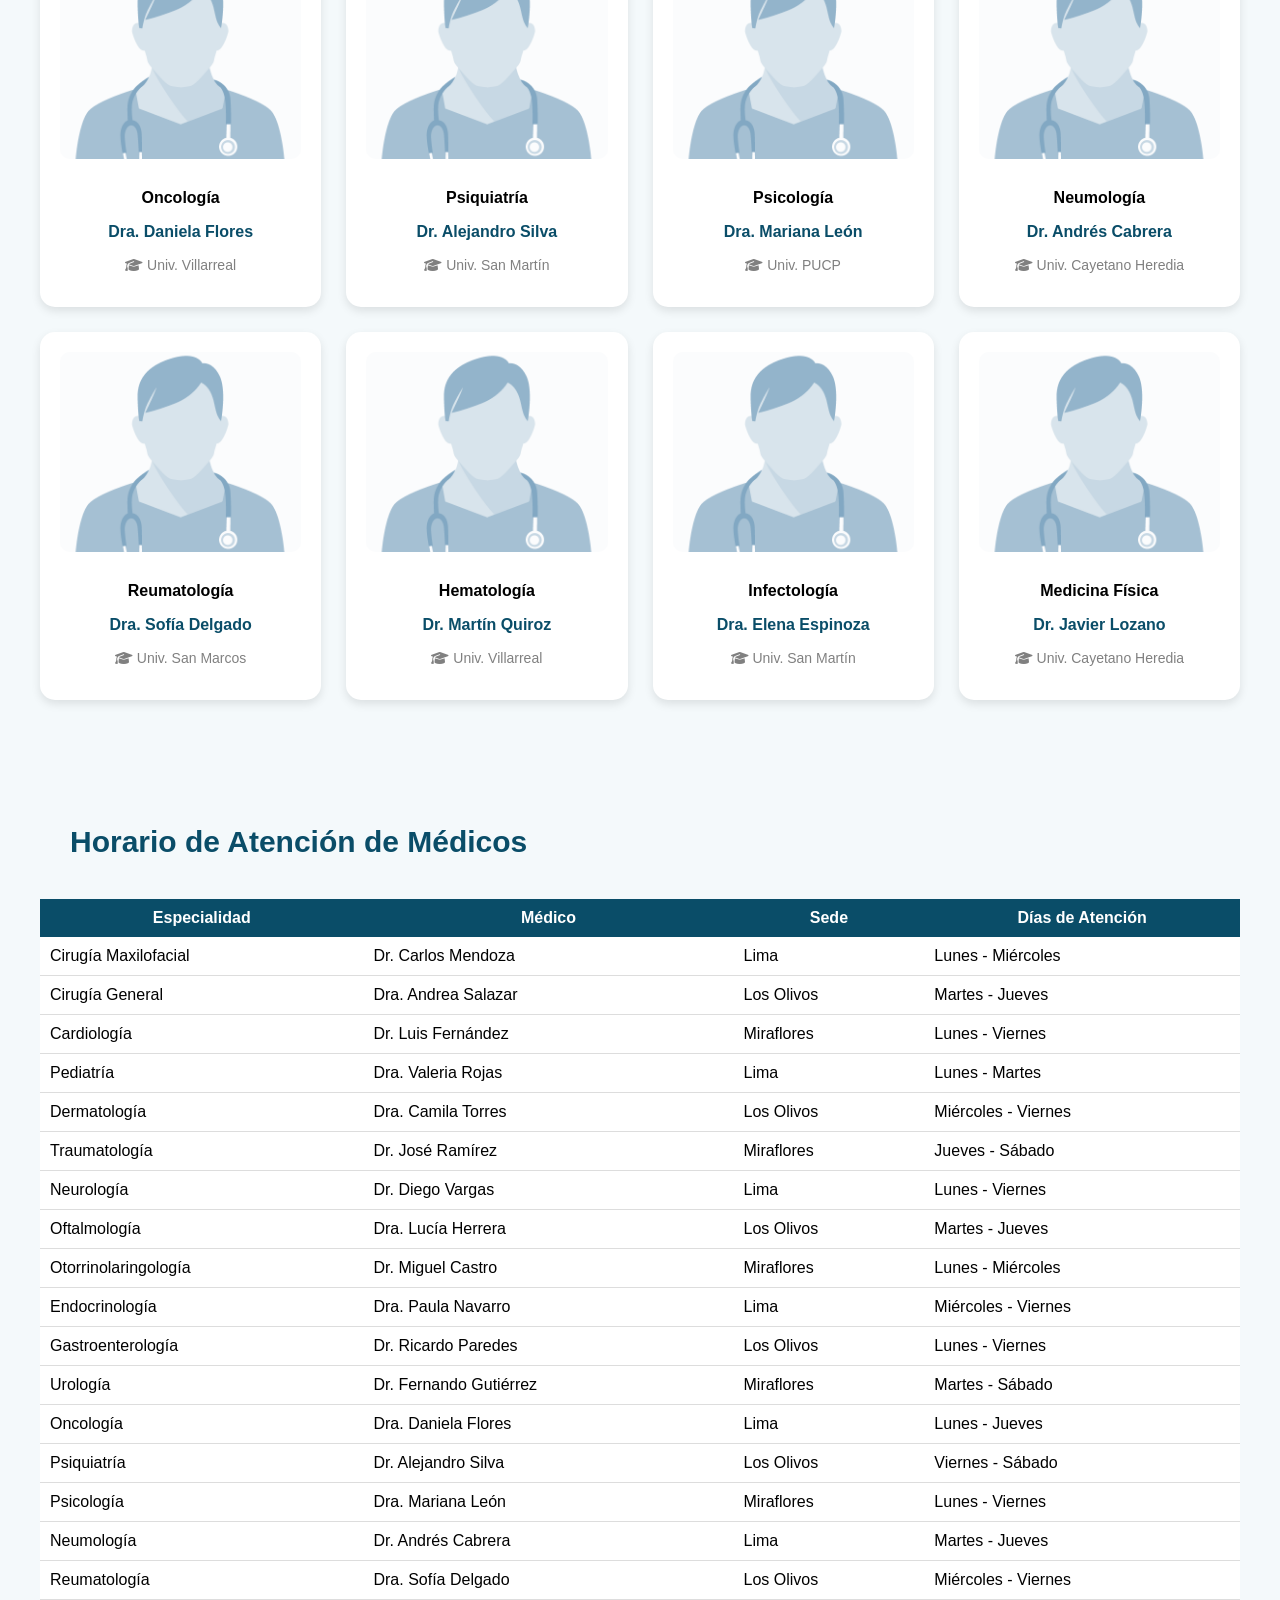
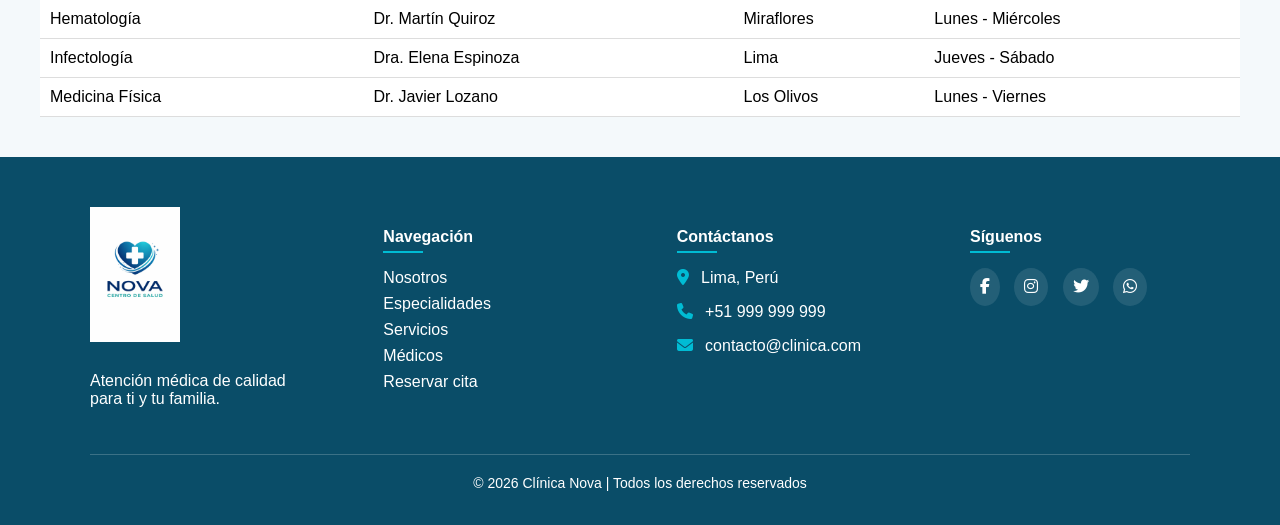
<file: medicos.html>
<!DOCTYPE html>
<html lang="en">
    <head>
        <title>Medicos Nova</title>
        <meta charset="UTF-8">
        <meta name="viewport" content="width=device-width, initial-scale=1">
        <link href="css/medicos.css" rel="stylesheet">
        <link rel="stylesheet" href="https://cdnjs.cloudflare.com/ajax/libs/font-awesome/6.5.0/css/all.min.css">

    </head>
    <body>
    <div class="navegador">
        <a href="index.html">
        <img src="img/Logo_para_Nova_Centro_de_Salud-removebg-preview.png" width="60">
        </a>
        <nav>
        <ul>
            <li><a href="nosotros.html">Nosotros</a></li>
            <li><a href="especialidades.html">Especialidades</a></li>
            <li><a href="servicios.html">Servicios</a></li>
            <li><a href="medicos.html">Medicos</a></li>
            <li><a href="contacto.html">Contactos</a></li>
        </ul>
        </nav>
        <div class="acciones">
            <a href="resercitas.html" class="Citas">Reserva tu cita</a>
            <a href="login.html" class="portal">Portal Nova</a>
        </div>
    </div>
<div>  
        <div class="header">
        <div class="titulo">
            <h1>Medicos Encargados</h1>
            <div class="descrip">
            <p>Contamos con mas de +20 especialistas a tu disposicion</p>
            </div>
        </div>
        </div>

<div class="contenedor-medicos">

  <div class="card-medico">
    <img src="imgmedicos/default.png">
    <h3>Cirugía de cabeza, cuello y maxilofacial</h3>
    <p class="nombre">Dr. Carlos Mendoza</p>
    <p class="estudio"><i class="fas fa-graduation-cap"></i> Univ. San Marcos</p>
  </div>

  <div class="card-medico">
    <img src="imgmedicos/default.png">
    <h3>Cirugía General</h3>
    <p class="nombre">Dra. Andrea Salazar</p>
    <p class="estudio"><i class="fas fa-graduation-cap"></i> Univ. Villarreal</p>
  </div>

  <div class="card-medico">
    <img src="imgmedicos/default.png">
    <h3>Cardiología</h3>
    <p class="nombre">Dr. Luis Fernández</p>
    <p class="estudio"><i class="fas fa-graduation-cap"></i> Univ. Cayetano Heredia</p>
  </div>

  <div class="card-medico">
    <img src="imgmedicos/default.png">
    <h3>Pediatría</h3>
    <p class="nombre">Dra. Valeria Rojas</p>
    <p class="estudio"><i class="fas fa-graduation-cap"></i> Univ. San Martín</p>
  </div>

  <div class="card-medico">
    <img src="imgmedicos/default.png">
    <h3>Dermatología</h3>
    <p class="nombre">Dra. Camila Torres</p>
    <p class="estudio"><i class="fas fa-graduation-cap"></i> Univ. Ricardo Palma</p>
  </div>

  <div class="card-medico">
    <img src="imgmedicos/default.png">
    <h3>Traumatología</h3>
    <p class="nombre">Dr. José Ramírez</p>
    <p class="estudio"><i class="fas fa-graduation-cap"></i> Univ. San Marcos</p>
  </div>

  <div class="card-medico">
    <img src="imgmedicos/default.png">
    <h3>Neurología</h3>
    <p class="nombre">Dr. Diego Vargas</p>
    <p class="estudio"><i class="fas fa-graduation-cap"></i> Univ. Cayetano Heredia</p>
  </div>

  <div class="card-medico">
    <img src="imgmedicos/default.png">
    <h3>Oftalmología</h3>
    <p class="nombre">Dra. Lucía Herrera</p>
    <p class="estudio"><i class="fas fa-graduation-cap"></i> Univ. Villarreal</p>
  </div>

  <div class="card-medico">
    <img src="imgmedicos/default.png">
    <h3>Otorrinolaringología</h3>
    <p class="nombre">Dr. Miguel Castro</p>
    <p class="estudio"><i class="fas fa-graduation-cap"></i> Univ. San Martín</p>
  </div>

  <div class="card-medico">
    <img src="imgmedicos/default.png">
    <h3>Endocrinología</h3>
    <p class="nombre">Dra. Paula Navarro</p>
    <p class="estudio"><i class="fas fa-graduation-cap"></i> Univ. Ricardo Palma</p>
  </div>

  <div class="card-medico">
    <img src="imgmedicos/default.png">
    <h3>Gastroenterología</h3>
    <p class="nombre">Dr. Ricardo Paredes</p>
    <p class="estudio"><i class="fas fa-graduation-cap"></i> Univ. San Marcos</p>
  </div>

  <div class="card-medico">
    <img src="imgmedicos/default.png">
    <h3>Urología</h3>
    <p class="nombre">Dr. Fernando Gutiérrez</p>
    <p class="estudio"><i class="fas fa-graduation-cap"></i> Univ. Cayetano Heredia</p>
  </div>

  <div class="card-medico">
    <img src="imgmedicos/default.png">
    <h3>Oncología</h3>
    <p class="nombre">Dra. Daniela Flores</p>
    <p class="estudio"><i class="fas fa-graduation-cap"></i> Univ. Villarreal</p>
  </div>

  <div class="card-medico">
    <img src="imgmedicos/default.png">
    <h3>Psiquiatría</h3>
    <p class="nombre">Dr. Alejandro Silva</p>
    <p class="estudio"><i class="fas fa-graduation-cap"></i> Univ. San Martín</p>
  </div>

  <div class="card-medico">
    <img src="imgmedicos/default.png">
    <h3>Psicología</h3>
    <p class="nombre">Dra. Mariana León</p>
    <p class="estudio"><i class="fas fa-graduation-cap"></i> Univ. PUCP</p>
  </div>

  <div class="card-medico">
    <img src="imgmedicos/default.png">
    <h3>Neumología</h3>
    <p class="nombre">Dr. Andrés Cabrera</p>
    <p class="estudio"><i class="fas fa-graduation-cap"></i> Univ. Cayetano Heredia</p>
  </div>

  <div class="card-medico">
    <img src="imgmedicos/default.png">
    <h3>Reumatología</h3>
    <p class="nombre">Dra. Sofía Delgado</p>
    <p class="estudio"><i class="fas fa-graduation-cap"></i> Univ. San Marcos</p>
  </div>

  <div class="card-medico">
    <img src="imgmedicos/default.png">
    <h3>Hematología</h3>
    <p class="nombre">Dr. Martín Quiroz</p>
    <p class="estudio"><i class="fas fa-graduation-cap"></i> Univ. Villarreal</p>
  </div>

  <div class="card-medico">
    <img src="imgmedicos/default.png">
    <h3>Infectología</h3>
    <p class="nombre">Dra. Elena Espinoza</p>
    <p class="estudio"><i class="fas fa-graduation-cap"></i> Univ. San Martín</p>
  </div>

  <div class="card-medico">
    <img src="imgmedicos/default.png">
    <h3>Medicina Física</h3>
    <p class="nombre">Dr. Javier Lozano</p>
    <p class="estudio"><i class="fas fa-graduation-cap"></i> Univ. Cayetano Heredia</p>
  </div>

</div>
</div> 
<section class="horario-medicos">
  <h2>Horario de Atención de Médicos</h2>

  <table>
    <thead>
      <tr>
        <th>Especialidad</th>
        <th>Médico</th>
        <th>Sede</th>
        <th>Días de Atención</th>
      </tr>
    </thead>

    <tbody>
      <tr>
        <td>Cirugía Maxilofacial</td>
        <td>Dr. Carlos Mendoza</td>
        <td>Lima</td>
        <td>Lunes - Miércoles</td>
      </tr>

      <tr>
        <td>Cirugía General</td>
        <td>Dra. Andrea Salazar</td>
        <td>Los Olivos</td>
        <td>Martes - Jueves</td>
      </tr>

      <tr>
        <td>Cardiología</td>
        <td>Dr. Luis Fernández</td>
        <td>Miraflores</td>
        <td>Lunes - Viernes</td>
      </tr>

      <tr>
        <td>Pediatría</td>
        <td>Dra. Valeria Rojas</td>
        <td>Lima</td>
        <td>Lunes - Martes</td>
      </tr>

      <tr>
        <td>Dermatología</td>
        <td>Dra. Camila Torres</td>
        <td>Los Olivos</td>
        <td>Miércoles - Viernes</td>
      </tr>

      <tr>
        <td>Traumatología</td>
        <td>Dr. José Ramírez</td>
        <td>Miraflores</td>
        <td>Jueves - Sábado</td>
      </tr>

      <tr>
        <td>Neurología</td>
        <td>Dr. Diego Vargas</td>
        <td>Lima</td>
        <td>Lunes - Viernes</td>
      </tr>

      <tr>
        <td>Oftalmología</td>
        <td>Dra. Lucía Herrera</td>
        <td>Los Olivos</td>
        <td>Martes - Jueves</td>
      </tr>

      <tr>
        <td>Otorrinolaringología</td>
        <td>Dr. Miguel Castro</td>
        <td>Miraflores</td>
        <td>Lunes - Miércoles</td>
      </tr>

      <tr>
        <td>Endocrinología</td>
        <td>Dra. Paula Navarro</td>
        <td>Lima</td>
        <td>Miércoles - Viernes</td>
      </tr>

      <tr>
        <td>Gastroenterología</td>
        <td>Dr. Ricardo Paredes</td>
        <td>Los Olivos</td>
        <td>Lunes - Viernes</td>
      </tr>

      <tr>
        <td>Urología</td>
        <td>Dr. Fernando Gutiérrez</td>
        <td>Miraflores</td>
        <td>Martes - Sábado</td>
      </tr>

      <tr>
        <td>Oncología</td>
        <td>Dra. Daniela Flores</td>
        <td>Lima</td>
        <td>Lunes - Jueves</td>
      </tr>

      <tr>
        <td>Psiquiatría</td>
        <td>Dr. Alejandro Silva</td>
        <td>Los Olivos</td>
        <td>Viernes - Sábado</td>
      </tr>

      <tr>
        <td>Psicología</td>
        <td>Dra. Mariana León</td>
        <td>Miraflores</td>
        <td>Lunes - Viernes</td>
      </tr>

      <tr>
        <td>Neumología</td>
        <td>Dr. Andrés Cabrera</td>
        <td>Lima</td>
        <td>Martes - Jueves</td>
      </tr>

      <tr>
        <td>Reumatología</td>
        <td>Dra. Sofía Delgado</td>
        <td>Los Olivos</td>
        <td>Miércoles - Viernes</td>
      </tr>

      <tr>
        <td>Hematología</td>
        <td>Dr. Martín Quiroz</td>
        <td>Miraflores</td>
        <td>Lunes - Miércoles</td>
      </tr>

      <tr>
        <td>Infectología</td>
        <td>Dra. Elena Espinoza</td>
        <td>Lima</td>
        <td>Jueves - Sábado</td>
      </tr>

      <tr>
        <td>Medicina Física</td>
        <td>Dr. Javier Lozano</td>
        <td>Los Olivos</td>
        <td>Lunes - Viernes</td>
      </tr>

    </tbody>
  </table>
</section>

<footer class="footer">
  <div class="footer-container">

    
    <div class="footer-col">
      <img src="img/Logo para Nova Centro de Salud.png" alt="Clínica Nova" class="logo-footer">
      <p>Atención médica de calidad para ti y tu familia.</p>
    </div>

    
    <div class="footer-col">
      <h4>Navegación</h4>
      <ul>
        <li><a href="nosotros.html">Nosotros</a></li>
        <li><a href="especialidades.html">Especialidades</a></li>
        <li><a href="servicios.html">Servicios</a></li>
        <li><a href="medicos.html">Médicos</a></li>
        <li><a href="resercitas.html">Reservar cita</a></li>
      </ul>
    </div>

    
    <div class="footer-col">
      <h4>Contáctanos</h4>
      <p><i class="fas fa-map-marker-alt"></i> Lima, Perú</p>
      <p><i class="fas fa-phone"></i> +51 999 999 999</p>
      <p><i class="fas fa-envelope"></i> contacto@clinica.com</p>
    </div>

    
    <div class="footer-col">
      <h4>Síguenos</h4>
      <div class="socials">
        <a href="https://www.facebook.com/"><i class="fab fa-facebook-f"></i></a>
        <a href="https://www.instagram.com/"><i class="fab fa-instagram"></i></a>
        <a href="https://x.com/?lang=es"><i class="fab fa-twitter"></i></a>
        <a href="https://www.whatsapp.com/?lang=es"><i class="fab fa-whatsapp"></i></a>
      </div>
    </div>

  </div>

  <div class="footer-bottom">
    <p>© 2026 Clínica Nova | Todos los derechos reservados</p>
  </div>
</footer>
    
    </body>
</html>
</file>
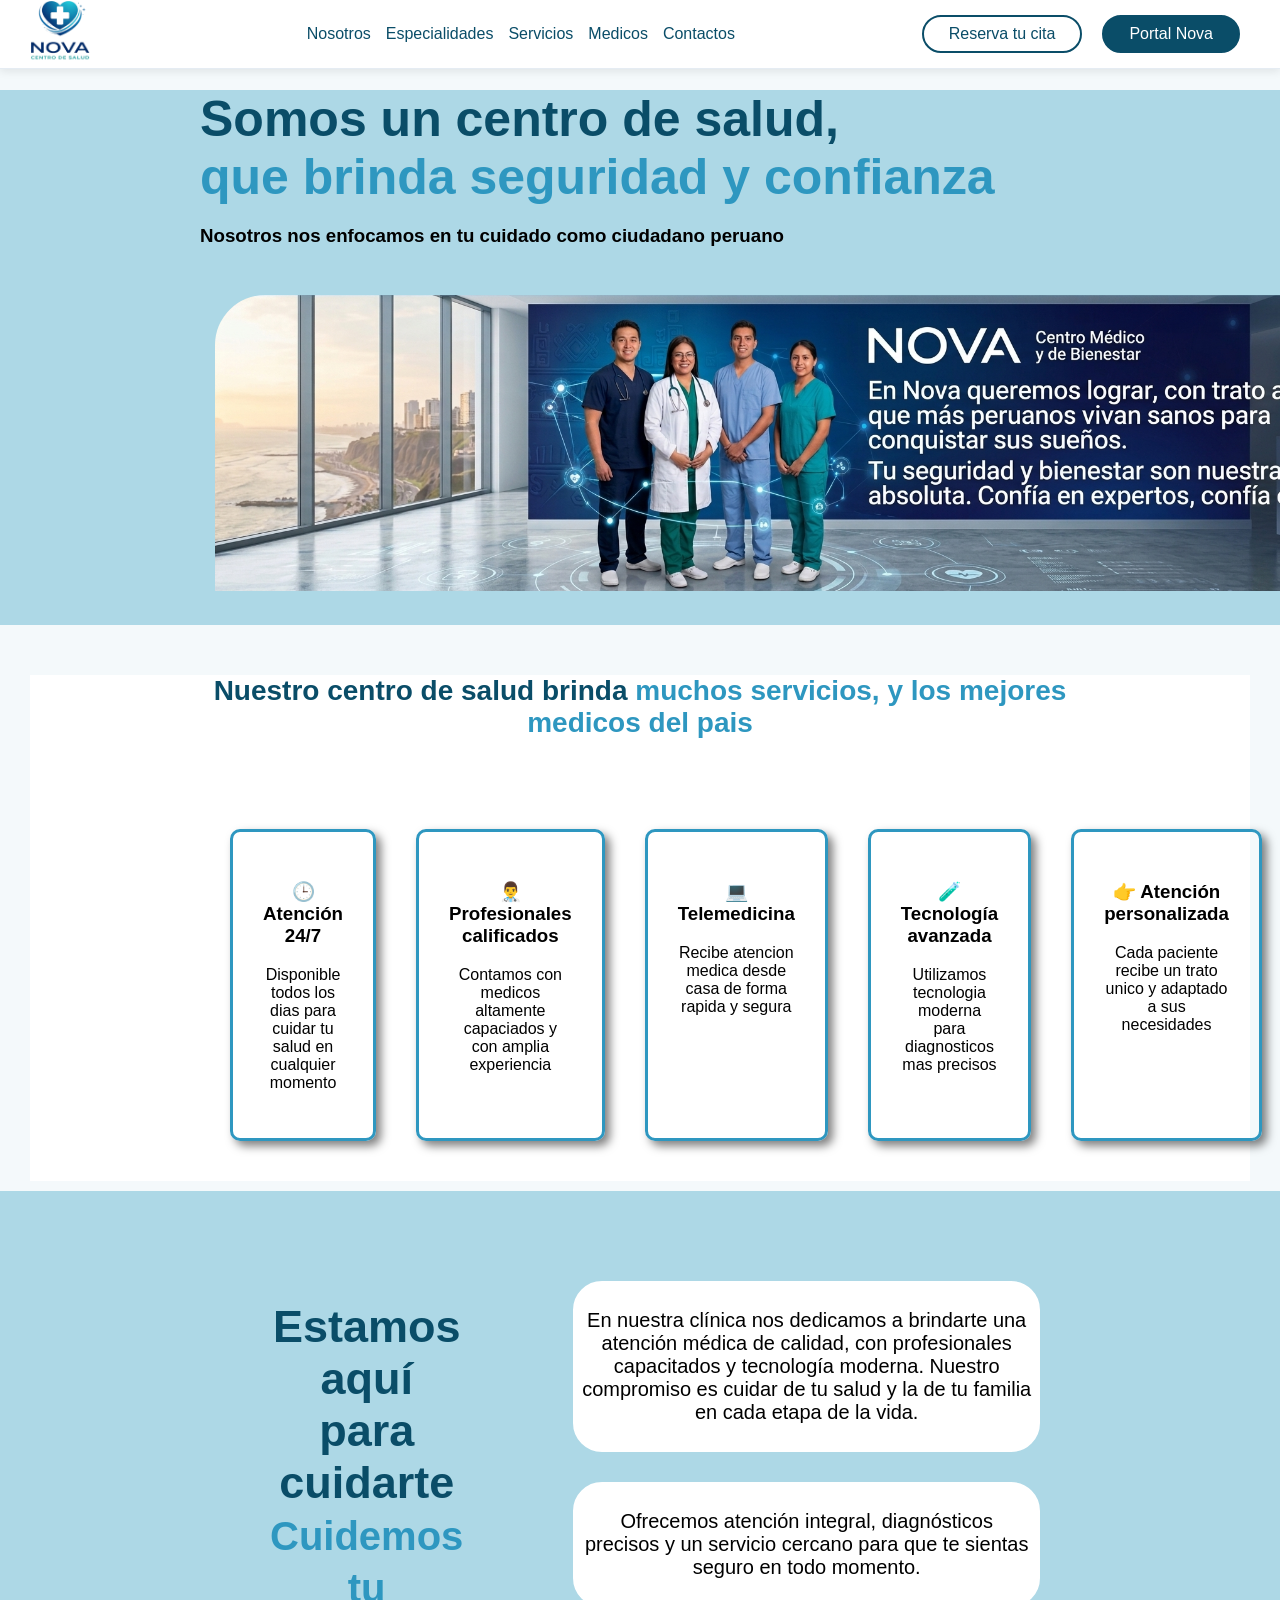
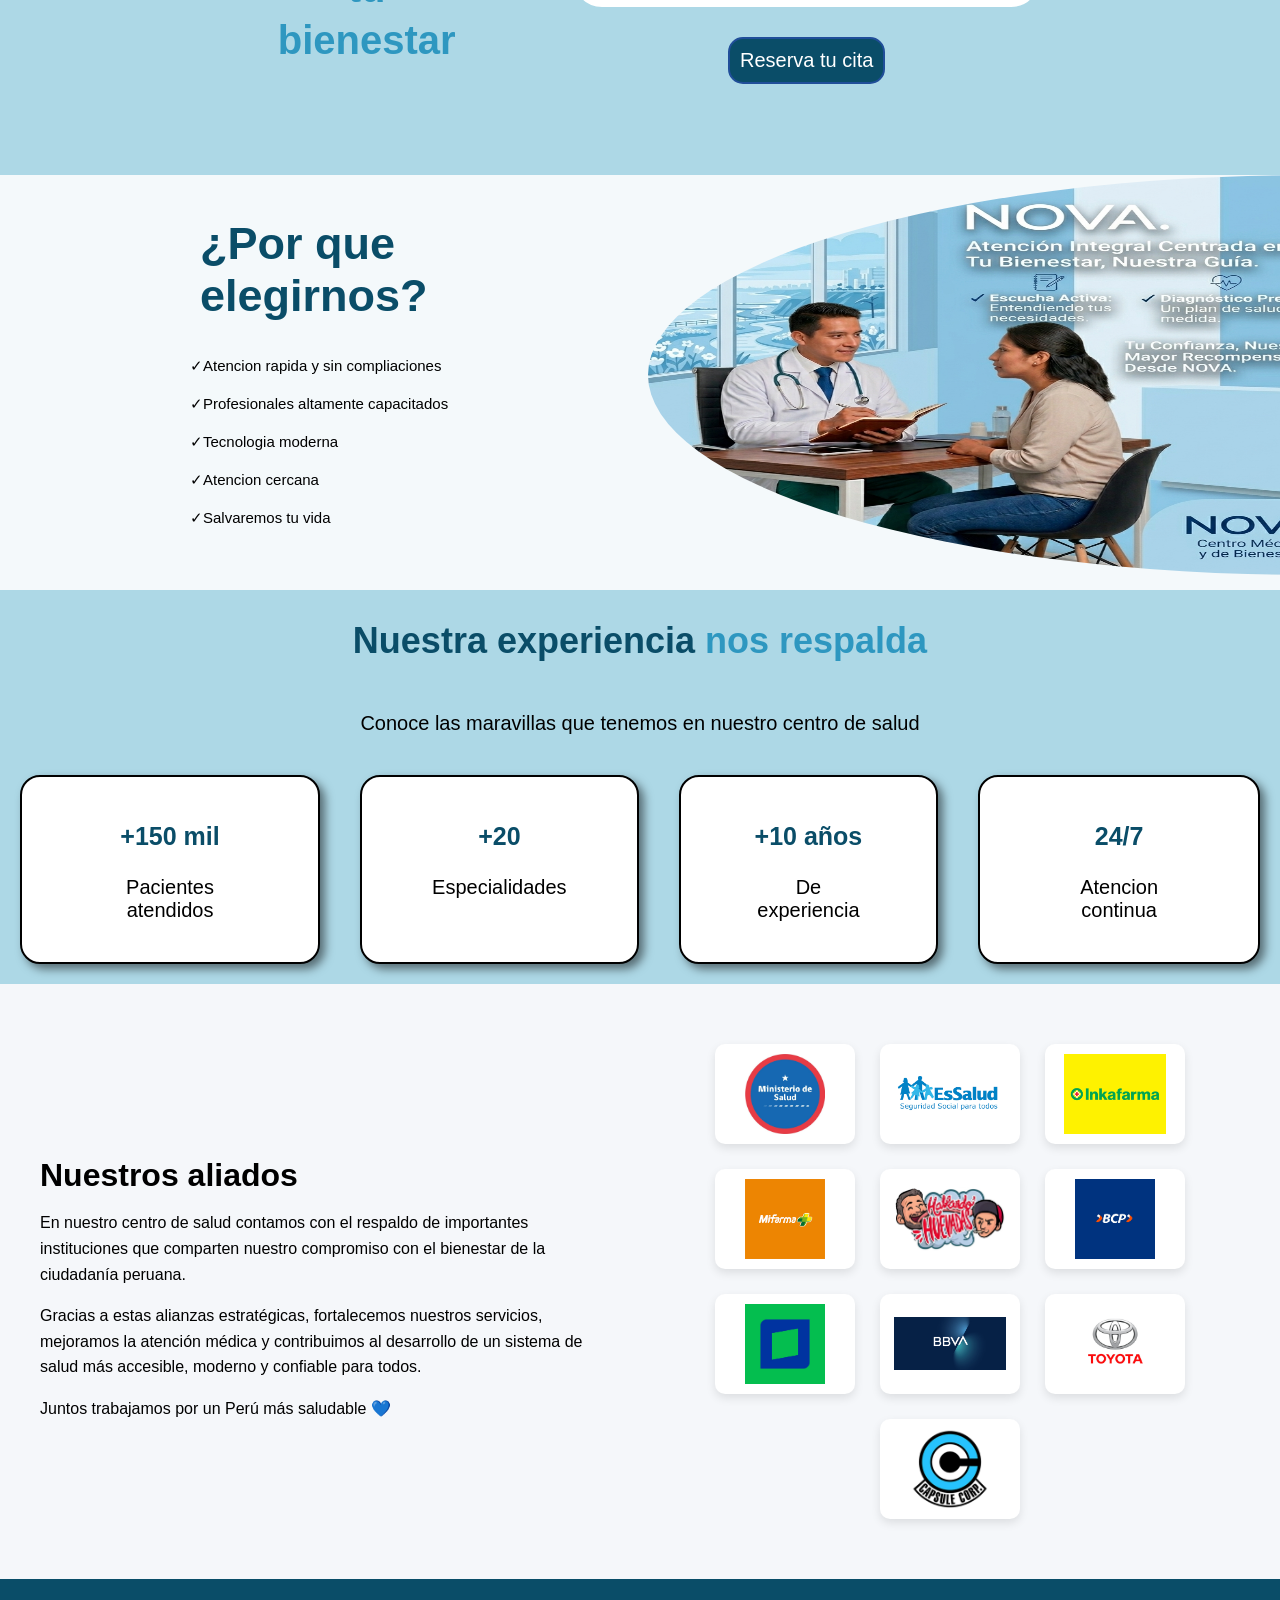
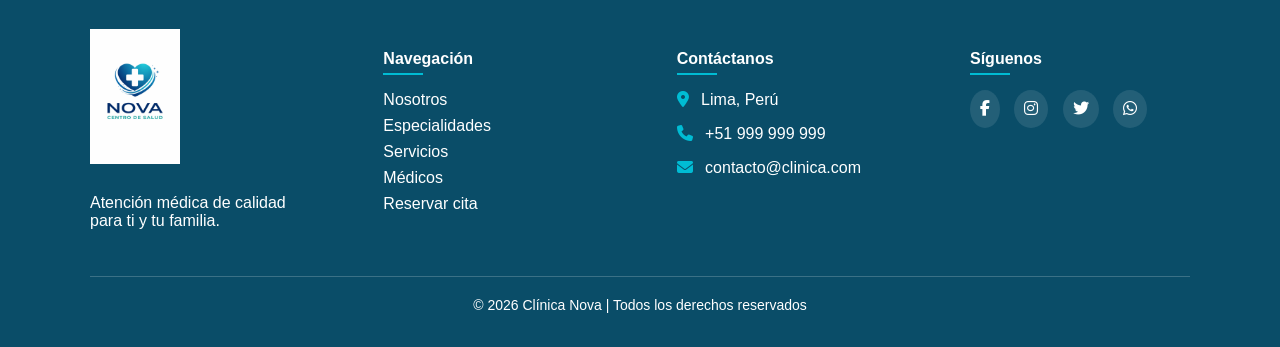
<file: nosotros.html>
<!DOCTYPE html>
<html lang="en">
    <head>
        <title>Nosotros Nova</title>
        <meta charset="UTF-8">
        <meta name="viewport" content="width=device-width, initial-scale=1">
        <link href="css/nosotros.css" rel="stylesheet">
        <link rel="stylesheet" href="https://cdnjs.cloudflare.com/ajax/libs/font-awesome/6.5.0/css/all.min.css">

    </head>
    <body>
    <div class="navegador">
        <a href="index.html">
        <img src="img/Logo_para_Nova_Centro_de_Salud-removebg-preview.png" width="60">
        </a>
        <nav>
        <ul>
            <li><a href="nosotros.html">Nosotros</a></li>
            <li><a href="especialidades.html">Especialidades</a></li>
            <li><a href="servicios.html">Servicios</a></li>
            <li><a href="medicos.html">Medicos</a></li>
            <li><a href="contacto.html">Contactos</a></li>
        </ul>
        </nav>
        <div class="acciones">
            <a href="resercitas.html" class="Citas">Reserva tu cita</a>
            <a href="login.html" class="portal">Portal Nova</a>
        </div>
    </div>

    <section id="presen">
        <div class="contenedor">
        <h1>Somos un centro de salud, <br><span>que brinda seguridad y confianza</span></h1>
        <h3>Nosotros nos enfocamos en tu cuidado como ciudadano peruano</h3>
        <div class="imagen">
            <img src="img/Gemini_Generated_Image_d89wggd89wggd89w.png" width="1200">
        </div>
        </div>
    </section>
    <section id="contenedor-infor">
        <h2>Nuestro centro de salud brinda <span>muchos servicios, y los mejores medicos del pais</span></h2>
        <div class="informa">
        <div class="info">
            <h3>🕒 Atención 24/7</h3>
            <p>Disponible todos los dias para cuidar tu salud en cualquier momento</p>
        </div>
        <div class="info">
            <h3>👨‍⚕️ Profesionales calificados</h3>
            <p>Contamos con medicos altamente capaciados y con amplia experiencia</p>
        </div>
        <div class="info">
            <h3>💻 Telemedicina</h3>
            <p>Recibe atencion medica desde casa de forma rapida y segura</p>
        </div>
        <div class="info">
            <h3>🧪 Tecnología avanzada</h3>
            <p>Utilizamos tecnologia moderna para diagnosticos mas precisos</p>
        </div>
        <div class="info">
            <h3>👉 Atención personalizada</h3>
            <p>Cada paciente recibe un trato unico y adaptado a sus necesidades</p>
        </div>
        </div>
    </section>

    <section id="info-servicios">
            <h2>Estamos aquí para cuidarte <br><span>Cuidemos tu bienestar </span></h2>
            
            <div class="comunicado">
            <div class="info1">
            <p>
            En nuestra clínica nos dedicamos a brindarte una atención médica de calidad, 
            con profesionales capacitados y tecnología moderna. Nuestro compromiso es 
            cuidar de tu salud y la de tu familia en cada etapa de la vida.
            </p>
            </div>
            <div class="info1">
            <p>
            Ofrecemos atención integral, diagnósticos precisos y un servicio cercano 
            para que te sientas seguro en todo momento.
            </p>
            </div>
            <div class="button-citas">
            <a href="resercitas.html">Reserva tu cita</a>
            </div>
            </div>
    </section>
    <section id="infra">
        <div class="contenedor-elegir">
        <div class="elegir-nostros">
        <h2>¿Por que elegirnos?</h2>
        <ul>
            <li>✓Atencion rapida y sin compliaciones</li>
            <li>✓Profesionales altamente capacitados</li>
            <li>✓Tecnologia moderna</li>
            <li>✓Atencion cercana</li>
            <li>✓Salvaremos tu vida</li>
        </ul>
        </div>
        <div class="imagen-elegir">
            <img src="img/Gemini_Generated_Image_3nxhy73nxhy73nxh.png" >
        </div>
        </div>
    </section>
    <section id="estadisticas">
        <h2>Nuestra experiencia <span> nos respalda</span></h2>
        <p>Conoce las maravillas que tenemos en nuestro centro de salud</p>
        <div class="experiencia">
            <div class="stats">
                <h3>+150 mil</h3>
                <p>Pacientes atendidos</p>
            </div>
            <div class="stats">
                <h3>+20</h3>
                <p>Especialidades</p>
            </div>
            <div class="stats">
                <h3>+10 años</h3>
                <p>De experiencia</p>
            </div>
            <div class="stats">
                <h3>24/7</h3>
                <p>Atencion continua</p>
            </div>
        </div>
        </section>
<section id="aliados">
    <div class="contenedor-aliados">

        <div class="texto-aliados">
            <h2>Nuestros aliados</h2>
            <p>
                En nuestro centro de salud contamos con el respaldo de importantes 
                instituciones que comparten nuestro compromiso con el bienestar 
                de la ciudadanía peruana.
            </p>

            <p>
                Gracias a estas alianzas estratégicas, fortalecemos nuestros servicios, 
                mejoramos la atención médica y contribuimos al desarrollo de un sistema 
                de salud más accesible, moderno y confiable para todos.
            </p>

            <p>
                Juntos trabajamos por un Perú más saludable 💙
            </p>
        </div>

        <div class="logos-aliados">
            <a href="https://www.gob.pe/minsa" target="_blank">
                <img src="imgempresas/minsa.jpg" alt="MINSA">
            </a>

            <a href="https://www.essalud.gob.pe" target="_blank">
                <img src="imgempresas/esalud.png" alt="EsSalud">
            </a>

            <a href="https://inkafarma.pe/">
                <img src="imgempresas/inkafarma.jpg" alt="Inkafarma">
            </a>

            <a href="https://www.mifarma.com.pe/">
                <img src="imgempresas/mifarma.png" alt="Mifarma">
            </a>

            <a href="https://teleticket.com.pe/hablando-huevadas-2026">
                <img src="imgempresas/hh.jpg" alt="HH">
            </a>

            <a href="https://www.viabcp.com/?rfid=header:tipo-cliente:link:personas">
                <img src="imgempresas/bpjpg.jpg" alt="bcp">
            </a>

            <a href="https://interbank.pe/">
                <img src="imgempresas/interbank.jpg" alt="Interbank">
            </a>
            
            <a href="https://www.bbva.pe/">
                <img src="imgempresas/bbva.jpg" alt="BBVA">
            </a>

            <a href="https://www.toyotaperu.com.pe/">
                <img src="imgempresas/toyota.jpg" alt="Toyota">
            </a>

            <a href="https://dragonball.fandom.com/es/wiki/Corporaci%C3%B3n_C%C3%A1psula">
                <img src="imgempresas/capsula.jpg" alt="capsuladeltiempo">
            </a>
        </div>

    </div>
</section>  
<footer class="footer">
  <div class="footer-container">

    
    <div class="footer-col">
      <img src="img/Logo para Nova Centro de Salud.png" alt="Clínica Nova" class="logo-footer">
      <p>Atención médica de calidad para ti y tu familia.</p>
    </div>

    
    <div class="footer-col">
      <h4>Navegación</h4>
      <ul>
        <li><a href="nosotros.html">Nosotros</a></li>
        <li><a href="especialidades.html">Especialidades</a></li>
        <li><a href="servicios.html">Servicios</a></li>
        <li><a href="medicos.html">Médicos</a></li>
        <li><a href="resercitas.html">Reservar cita</a></li>
      </ul>
    </div>

    
    <div class="footer-col">
      <h4>Contáctanos</h4>
      <p><i class="fas fa-map-marker-alt"></i> Lima, Perú</p>
      <p><i class="fas fa-phone"></i> +51 999 999 999</p>
      <p><i class="fas fa-envelope"></i> contacto@clinica.com</p>
    </div>

    
    <div class="footer-col">
      <h4>Síguenos</h4>
      <div class="socials">
        <a href="https://www.facebook.com/"><i class="fab fa-facebook-f"></i></a>
        <a href="https://www.instagram.com/"><i class="fab fa-instagram"></i></a>
        <a href="https://x.com/?lang=es"><i class="fab fa-twitter"></i></a>
        <a href="https://www.whatsapp.com/?lang=es"><i class="fab fa-whatsapp"></i></a>
      </div>
    </div>

  </div>

  <div class="footer-bottom">
    <p>© 2026 Clínica Nova | Todos los derechos reservados</p>
  </div>
</footer>
</body>
</html>
</file>
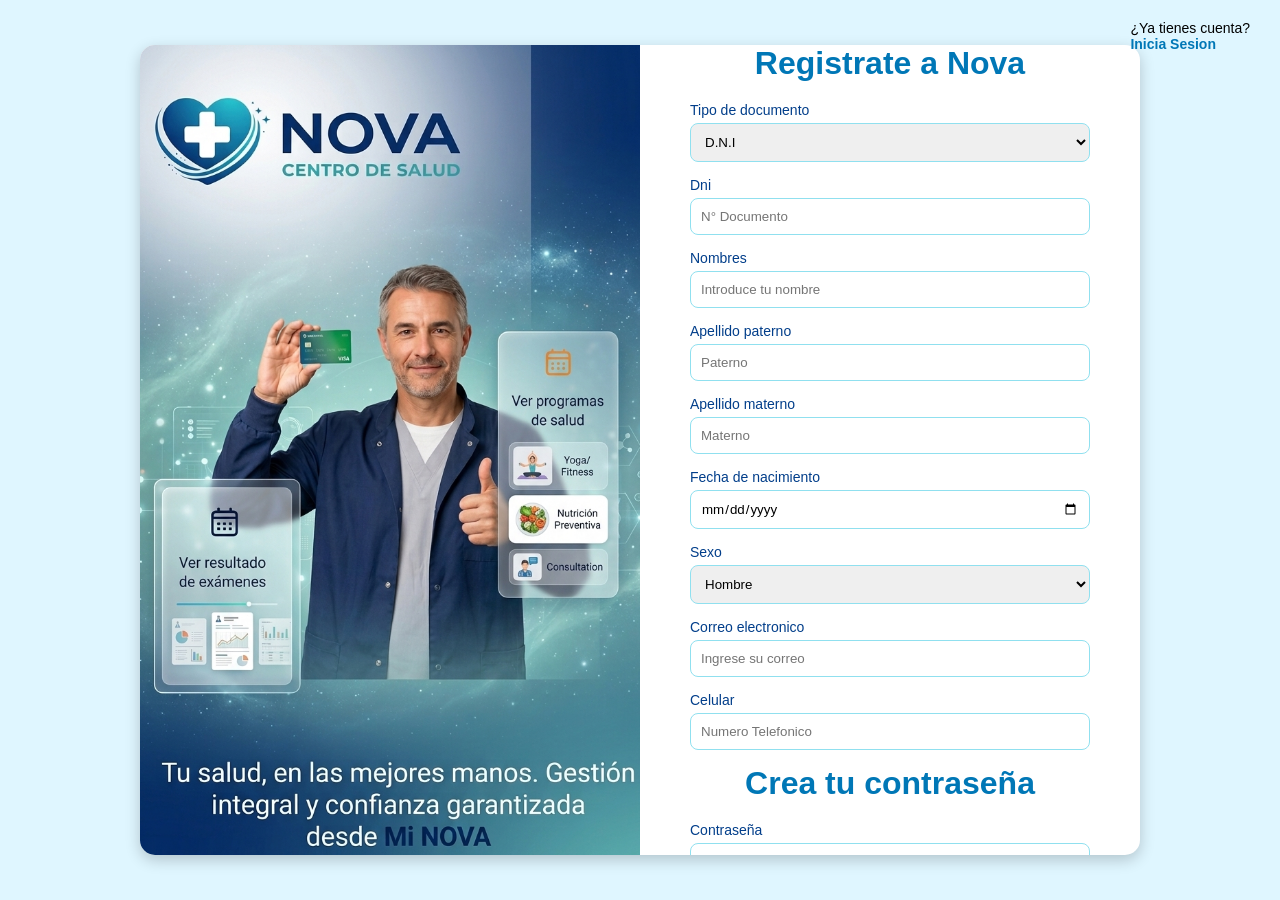
<file: registro.html>
<!DOCTYPE html>
<html lang="en">
<head>
    <title>Registro</title>
    <meta charset="UTF-8">
    <meta name="viewport" content="width=device-width, initial-scale=1">
    <link href="css/registro.css" rel="stylesheet">
</head>
<body>

    <div class="opcion">
        <p>¿Ya tienes cuenta? </p>
        <a href="login.html">Inicia Sesion</a>
    </div>

    <div class="izquierda">

        <div class="imgagen">
            <a href="index.html">
                <img src="img/Gemini_Generated_Image_tsyu9ntsyu9ntsyu.png" alt="">
            </a>
        </div>

        <div class="formulario">
            <div class="contenedor">

                <h1>Registrate a Nova</h1>

                <form action="index.html">

                    <label>Tipo de documento</label>
                    <select>
                        <option>D.N.I</option>
                        <option>Pasaporte</option>
                        <option>C.E</option>
                    </select>

                    <label>Dni</label>
                    <input type="text" placeholder="N° Documento" required>

                    <label>Nombres</label>
                    <input type="text" placeholder="Introduce tu nombre" required>

                    <label>Apellido paterno</label>
                    <input type="text" placeholder="Paterno" required>

                    <label>Apellido materno</label>
                    <input type="text" placeholder="Materno" required>

                    <label>Fecha de nacimiento</label>
                    <input type="date" required>

                    <label>Sexo</label>
                    <select>
                        <option>Hombre</option>
                        <option>Mujer</option>
                    </select>

                    <label>Correo electronico</label>
                    <input type="email" placeholder="Ingrese su correo" required>

                    <label>Celular</label>
                    <input type="number" placeholder="Numero Telefonico" required>

                    <h1>Crea tu contraseña</h1>

                    <label>Contraseña</label>
                    <input type="password" placeholder="Ingresa tu contraseña" required>

                    <label>Confirmar contraseña</label>
                    <input type="password" placeholder="Verifica tu contraseña" required>

                    <div class="termino">
                        <input type="checkbox" required>
                        <label>Acepto los terminos y condiciones</label>
                    </div>

                    <button type="submit">Registrarse</button>

                </form>

            </div>
        </div>

    </div>

</body>
</html>
</file>
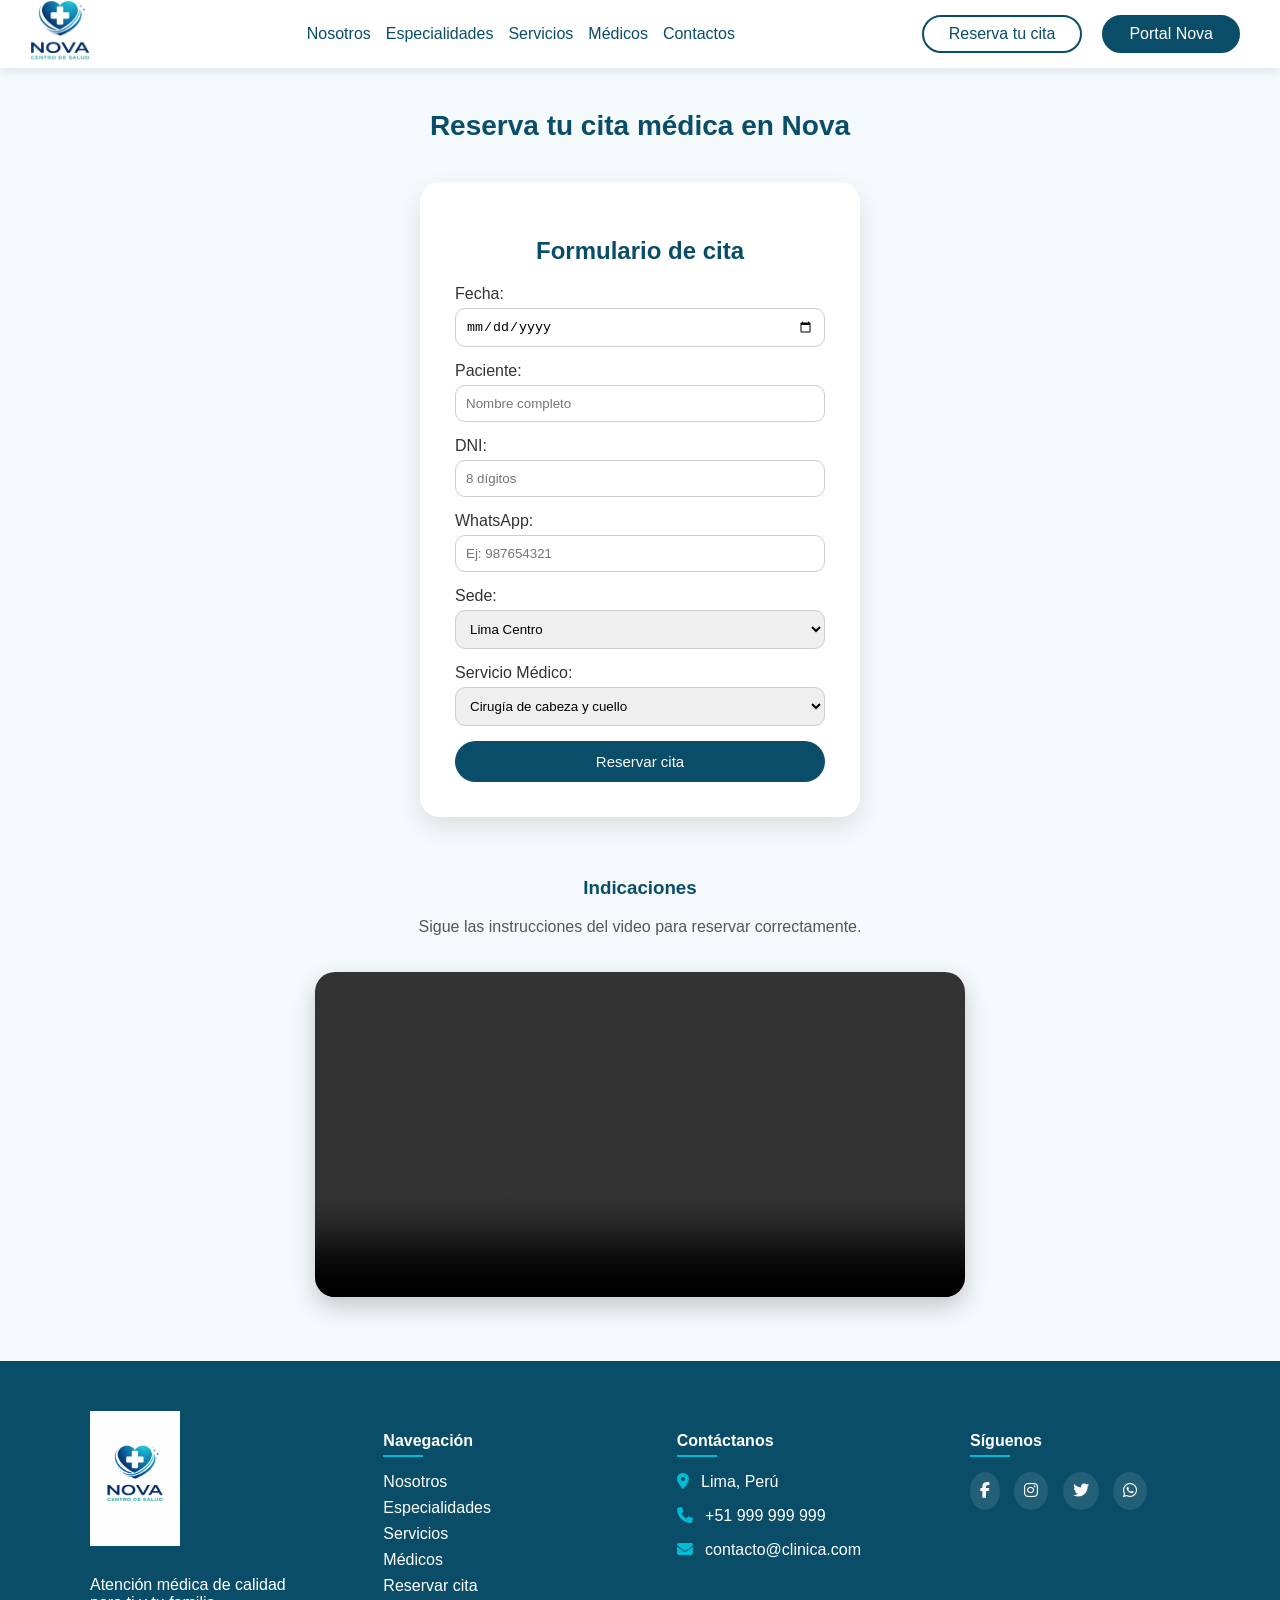
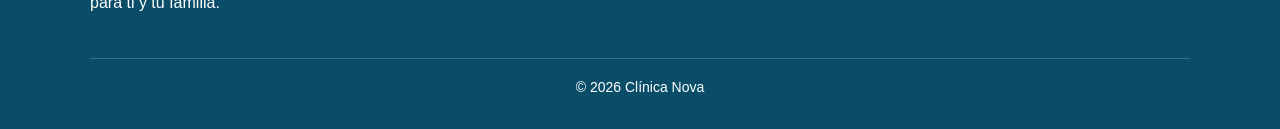
<file: resercitas.html>
<!DOCTYPE html>
<html lang="es">
<head>
    <title>Reserva tu cita</title>
    <meta charset="UTF-8">
    <meta name="viewport" content="width=device-width, initial-scale=1">
    <link href="css/resercitas.css" rel="stylesheet">
    <link rel="stylesheet" href="https://cdnjs.cloudflare.com/ajax/libs/font-awesome/6.5.0/css/all.min.css">
</head>

<body>

<!-- NAV -->
<div class="navegador">
    <a href="index.html">
        <img src="img/Logo_para_Nova_Centro_de_Salud-removebg-preview.png" width="60">
    </a>

    <nav>
        <ul>
            <li><a href="nosotros.html">Nosotros</a></li>
            <li><a href="especialidades.html">Especialidades</a></li>
            <li><a href="servicios.html">Servicios</a></li>
            <li><a href="medicos.html">Médicos</a></li>
            <li><a href="contacto.html">Contactos</a></li>
        </ul>
    </nav>

    <div class="acciones">
        <a href="resercitas.html" class="Citas">Reserva tu cita</a>
        <a href="login.html" class="portal">Portal Nova</a>
    </div>
</div>

<!-- TITULO -->
<div id="titulo-cita">
    <h1>Reserva tu cita médica en Nova</h1>
</div>

<!-- FORMULARIO -->
<div class="citas">
<form action="confirmacioncita.html" method="get" class="formulario">

  <h2>Formulario de cita</h2>

  <div class="grupo">
    <label>Fecha:</label>
    <input type="date" name="Fecha" required>
  </div>

  <div class="grupo">
    <label>Paciente:</label>
    <input type="text" name="Cliente" placeholder="Nombre completo" required>
  </div>

  <div class="grupo">
    <label>DNI:</label>
    <input type="text" name="DNI" pattern="[0-9]{8}" placeholder="8 dígitos" required>
  </div>

  <div class="grupo">
    <label>WhatsApp:</label>
    <input type="tel" name="Whatsapp" placeholder="Ej: 987654321" required>
  </div>

  <div class="grupo">
    <label>Sede:</label>
    <select name="Sede" required>
      <option>Lima Centro</option>
      <option>Miraflores</option>
      <option>Los Olivos</option>
    </select>
  </div>

  <div class="grupo">
    <label>Servicio Médico:</label>
    <select name="Servicio" required>
      <option>Cirugía de cabeza y cuello</option>
      <option>Cirugía general</option>
      <option>Cardiología</option>
      <option>Pediatría</option>
      <option>Dermatología</option>
      <option>Traumatología</option>
      <option>Neurología</option>
      <option>Oftalmología</option>
      <option>Otorrinolaringología</option>
      <option>Endocrinología</option>
      <option>Gastroenterología</option>
      <option>Urología</option>
      <option>Oncología</option>
      <option>Psiquiatría</option>
      <option>Neumología</option>
      <option>Reumatología</option>
      <option>Hematología</option>
      <option>Infectología</option>
      <option>Medicina física</option>
    </select>
  </div>

  <button class="subir" type="submit">Reservar cita</button>

</form>
</div>

<!-- VIDEO -->
<div class="indicacion">
    <h3>Indicaciones</h3>
    <p>Sigue las instrucciones del video para reservar correctamente.</p>

    <video autoplay muted loop controls>
        <source src="video/Video Project.mp4" type="video/mp4">
        Tu navegador no soporta video
    </video>
</div>

<!-- FOOTER -->
<footer class="footer">
  <div class="footer-container">

    <div class="footer-col">
      <img src="img/Logo para Nova Centro de Salud.png" class="logo-footer">
      <p>Atención médica de calidad para ti y tu familia.</p>
    </div>

    <div class="footer-col">
      <h4>Navegación</h4>
      <ul>
        <li><a href="nosotros.html">Nosotros</a></li>
        <li><a href="especialidades.html">Especialidades</a></li>
        <li><a href="servicios.html">Servicios</a></li>
        <li><a href="medicos.html">Médicos</a></li>
        <li><a href="resercitas.html">Reservar cita</a></li>
      </ul>
    </div>

    <div class="footer-col">
      <h4>Contáctanos</h4>
      <p><i class="fas fa-map-marker-alt"></i> Lima, Perú</p>
      <p><i class="fas fa-phone"></i> +51 999 999 999</p>
      <p><i class="fas fa-envelope"></i> contacto@clinica.com</p>
    </div>

    <div class="footer-col">
      <h4>Síguenos</h4>
      <div class="socials">
        <a href="https://www.facebook.com/"><i class="fab fa-facebook-f"></i></a>
        <a href="https://www.instagram.com/"><i class="fab fa-instagram"></i></a>
        <a href="https://x.com/?lang=es"><i class="fab fa-twitter"></i></a>
        <a href="https://www.whatsapp.com/?lang=es"><i class="fab fa-whatsapp"></i></a>
      </div>
    </div>

  </div>

  <div class="footer-bottom">
    <p>© 2026 Clínica Nova</p>
  </div>
</footer>

</body>
</html>
</file>
<file: css/index.css>
body{
  margin: 0;
  padding: 0;
  padding-top: 80px;
  font-family: Arial, sans-serif;
  background-color: #f4f9fb;
}


.navegador{
  background-color: #ffffff;
  display: flex;
  justify-content: space-between;
  align-items: center;
  padding: 0px 30px;
  position: fixed;
  top: 0;
  left: 0;
  right: 0; 
  box-sizing: border-box;
  z-index: 1000;
  box-shadow: 0 3px 8px rgba(0,0,0,0.08);
  border-bottom: 1px solid #e5ecf3;
}

.navegador nav ul{
  display: flex;
  list-style:none;
  gap: 15px;
}

.navegador a{
  color: #0a4d68;
  text-decoration: none;
}

.navegador nav ul a:hover{
  color: #2e97c0;
}


.acciones {
  display: flex;
  align-items: center;
}

.acciones a{
  text-decoration: none;
  margin: 10px;
  padding: 8px 25px;
  border-radius: 20px;
  border: 2px solid #0a4d68;
  transition: 0.3s;
}

.portal{
  background-color: #0a4d68;
  color: white;
}

.portal:hover{
  background-color: #2e97c0;
}

.Citas{
  color: #0a4d68;
}

.Citas:hover{
  color: #2e97c0;
  border: 2px solid #2e97c0;
}

/* titulo general */
.header{
  background-color: lightblue;
  padding: 20px 150px;
  display: flex;
  justify-content: space-between;
}

.titulo h1{
  font-size: 50px; 
  color: #0a4d68;
}

.titulo span{
  color: #2e97c0;
}

.titulo p{
  font-size: 20px;
  color: #0a4d68;
}

.contenedor{
  background-color: white;
  padding: 30px 40px;
  border-radius: 15px;
}

.contenedor form{
  display: flex;
  gap: 10px;
  align-items: center;
}

.lado-izquierdo{
  display: flex;
  flex-direction: column;
  gap: 25px;
  padding: 100px;
}

.solicitud{
  margin-top: 20px;
}

.info label{
  font-size: 12px;
}

.info{
  padding: 10px;
}

.info select{
  padding: 6px 20px;
  border-radius: 8px;
}

.info option{
  padding: 6px 30px;
}

form button {
  margin: 20px 20px;
  padding: 15px 40px ;
  border-radius: 50px;
  background-color: #0a4d68;
  color: white;
}

form button:hover{
  background-color: #2e97c0;
  border: cornflowerblue 2px solid;
  transition: 0.5s;
}
/* especialidades */
.especia-info{
  font-size: 35px;
  color: #0a4d68;
}
.especialidades {
  text-align: center;
}

.titulo-espe {
  text-align: center;
  margin-top: 20px;
  font-size: 20px;
  color: #0a4d68;
}

.titulo-espe p {
  font-size: 20px;
  color: #2e97c0;
}

/*  nombre de clase */
.especialidad-informacion {
  display: grid;
  grid-template-columns: repeat(auto-fit, minmax(250px, 1fr));
  gap: 60px;
  justify-items: center;
  padding: 20px;
}

.dass {
  background: white;
  padding: 25px;
  border-radius: 15px;
  width: 100%;
  max-width: 280px;
  box-shadow: 0 4px 10px rgba(0,0,0,0.08);
  text-align: center;
  transition: 0.3s;
  border: 1px solid #e5ecf3;
}

.dass:hover {
  transform: translateY(-5px);
}

.dass i {
  font-size: 30px;
  margin-bottom: 10px;
}

.especialidades div img {
  display: block;
  margin: 30px auto;
  width: 200px;
}
/* boton de especialidades */
.mira{
  text-align: center;
  margin: 40px 0;
}

.mira a{
  display: inline-block;
  padding: 12px 30px;
  background-color: #0a4d68;
  color: white;
  text-decoration: none;
  border-radius: 25px;
  transition: 0.3s;
}

.mira a:hover{
  background-color: #2e97c0;
}


/* servicios medicos  */



.servicios{
  background-color: lightblue;
  text-align: center;
  padding: 40px;
}
.titulo-servicio h2{
  font-size: 35px;
  color: #0a4d68;
}
.titulo-servicio span{
  font-size: 20px;
  color: #0b6f91;
}
.cards{
  display: flex;
  justify-content: center;
  gap: 30px;
  flex-wrap: wrap;
  margin: 40px;
}

.card-servicio {
  width: 300px;
  height: 520px;
  background: #1f6f8b;
  color: white;
  border-radius: 20px;
  display: flex;
  flex-direction: column;
  justify-content: space-between;
  overflow: hidden;
  transition: 0.3s;
}

.card-servicio:hover {
  transform: scale(1.1);
}

.card-servicio img {
  width: 100%;
  height: 300px;
  object-fit: cover;
}

.contenido {
  padding: 15px;
  text-align: left;
}

.contenido h3 {
  margin-bottom: 10px;
  font-size: 18px;
}

.contenido p {
  font-size: 14px;
  margin-bottom: 10px;
}

.contenido ul {
  padding-left: 18px;
}

.contenido ul li {
  font-size: 13px;
  margin-bottom: 5px;
  list-style: none;
}
/* boton */
.mas{
  margin-top: 20px;
}

.mas a{
  text-decoration: none;
  border: 2px solid #0a4d68;
  padding: 10px 20px;
  border-radius: 20px;
  color: #0a4d68;
  transition: 0.3s;
}

.mas a:hover{
  background-color: #0a4d68;
  color: white;
}

/* atendido */
.atendido{
  padding: 50px;
  text-align: center;
  background-color: rgb(255, 255, 255);
}

.titulo-atendido h2{
  font-size: 40px;
  color: #0a4d68 ;
}

.titulo-atendido h2 span{
  color: #2e97c0;
}

.titulo-atendido p{
  font-size: 20px;
  color: #2e97c0;
}

.contenido1{
  display: flex;
  justify-content: center;
  margin: 50px;
}

.persona{
  margin: 10px 20px;
  padding: 20px;
  border: #0a4d68 solid 3px;
  border-radius: 20px;
}

.persona h3{
  font-size: 28px;
  color: #0a4d68;
}

.persona span{
  color: #2e97c0;
}
/* sede */
.sede{
  background-color: lightblue;
  padding: 50px 120px;
  display: flex;
}

.titulo-sede{
  padding: 20px;
  margin: 20px 50px;
}

.titulo-sede h2{
  color: #0a4d68;
  font-size: 50px;
}

.titulo-sede span{
  color: #2e97c0;
}
.titulo-sede{
  font-size: 25px;
  color: #0a4d68;
}
.cards-contacto {
  display: flex;
  gap: 50px;
}

.card-contacto {
  background: #1f6f8b;
  color: white;
  border-radius: 20px;
  width: 260px;
  overflow: hidden;
  transition: 0.3s;
}

.card-contacto:hover {
  transform: translateY(-5px);
}

.card-contacto img {
  width: 100%;
  height: 150px;
  object-fit: cover;
}

.card-contacto h3 {
  margin: 10px;
}

.card-contacto p {
  margin: 5px 10px;
  font-size: 14px;
}

.card-contacto h4 {
  margin: 10px;
}

.card-contacto ul {
  padding-left: 20px;
  margin: 5px 10px;
}

.card-contacto ul li {
  font-size: 14px;
  margin-bottom: 5px;
}

.card-contacto a {
  display: block;
  margin: 15px;
  text-align: center;
  padding: 10px;
  border: 1px solid white;
  border-radius: 20px;
  color: white;
  text-decoration: none;
}

.card-contacto a:hover {
  background: white;
  color: #1f6f8b;
}


/* pie de pagina */
.footer {
  background: #0a4d68;
  color: white;
  padding: 50px 20px 20px;
}

.footer-container {
  display: flex;
  justify-content: space-between;
  flex-wrap: wrap;
  gap: 30px;
  max-width: 1100px;
  margin: auto;
  border-bottom: 1px solid rgba(255,255,255,0.2);
  padding-bottom: 30px;
}

.footer-col {
  width: 220px;
}

.logo-footer {
  width: 90px;
  margin-bottom: 10px;
}

.footer h4 {
  margin-bottom: 15px;
  position: relative;
}

.footer h4::after {
  content: "";
  width: 40px;
  height: 2px;
  background: #00bcd4;
  display: block;
  margin-top: 5px;
}

.footer ul {
  list-style: none;
  padding: 0;
}

.footer ul li {
  margin-bottom: 8px;
}

.footer a {
  color: white;
  text-decoration: none;
  transition: 0.3s;
}

.footer a:hover {
  color: #00bcd4;
}

.footer p i {
  margin-right: 8px;
  color: #00bcd4;
}

.socials a {
  display: inline-block;
  margin-right: 10px;
  background: rgba(255,255,255,0.1);
  padding: 10px;
  border-radius: 50%;
  transition: 0.3s;
}

.socials a:hover {
  background: #00bcd4;
  color: white;
}

/* PARTE DE ABAJO */
.footer-bottom {
  text-align: center;
  margin-top: 20px;
  font-size: 14px;
}

.acciones .portal{
  color: white;
}
</file>
<file: css/confirmacion.css>
body{
  margin: 0;
  padding: 0;
  padding-top: 80px;
  font-family: Arial, sans-serif;
  background-color: #f4f9fb;
}


.navegador{
  background-color: #ffffff;
  display: flex;
  justify-content: space-between;
  align-items: center;
  padding: 0px 30px;
  position: fixed;
  top: 0;
  left: 0;
  right: 0; 
  box-sizing: border-box;
  z-index: 1000;
  box-shadow: 0 3px 8px rgba(0,0,0,0.08);
  border-bottom: 1px solid #e5ecf3;
}

.navegador nav ul{
  display: flex;
  list-style:none;
  gap: 15px;
}

.navegador a{
  color: #0a4d68;
  text-decoration: none;
}

.navegador nav ul a:hover{
  color: #2e97c0;
}


.acciones {
  display: flex;
  align-items: center;
}

.acciones a{
  text-decoration: none;
  margin: 10px;
  padding: 8px 25px;
  border-radius: 20px;
  border: 2px solid #0a4d68;
  transition: 0.3s;
}

.portal{
  background-color: #0a4d68;
  color: white;
}

.portal:hover{
  background-color: #2e97c0;
}

.Citas{
  color: #0a4d68;
}

.Citas:hover{
  color: #2e97c0;
  border: 2px solid #2e97c0;
}

/* recepcion mensaje */
.contenedor{
  margin: 20px 150px;
  padding: 30px;
}

.contenedor h1{
  font-size: 40px;
  color: #0a4d68;
}
.subtitulo{
  font-size: 20px;
  color: #2e97c0;

}

.contenedor p{
  font-size: 20px;
  color: #0a4d68;
}

.contenedor p strong{
  color: #2e97c0;
}

.mensaje{
  font-size: 40px;
  padding: 20px;
}

.contenedor a{
  color: white;
  padding: 20px;
  border: #0a4d68 solid 3px;
  text-decoration: none;
  background-color: #0a4d68;
  border-radius: 14px;
  transform: scale(1.1);
}

.contenedor a:hover{
  background-color: #2e97c0;
  border: #00bcd4;
  transition: 0.5s;
}
.imagenes {
  display: flex;
  justify-content: center; 
  align-items: center;
  gap: 20px;
  margin: 20px 0;
  flex-wrap: wrap; 
}

.imagenes img {
  width: 420px; 
  max-width: 100%; 
  height: auto;
  border-radius: 10px;
}

/* pie de pagina */
.footer {
  background: #0a4d68;
  color: white;
  padding: 50px 20px 20px;
}

.footer-container {
  display: flex;
  justify-content: space-between;
  flex-wrap: wrap;
  gap: 30px;
  max-width: 1100px;
  margin: auto;
  border-bottom: 1px solid rgba(255,255,255,0.2);
  padding-bottom: 30px;
}

.footer-col {
  width: 220px;
}

.logo-footer {
  width: 90px;
  margin-bottom: 10px;
}

/* TITULOS */
.footer h4 {
  margin-bottom: 15px;
  position: relative;
}

/* LINEA DECORATIVA */
.footer h4::after {
  content: "";
  width: 40px;
  height: 2px;
  background: #00bcd4;
  display: block;
  margin-top: 5px;
}

/* LISTAS */
.footer ul {
  list-style: none;
  padding: 0;
}

.footer ul li {
  margin-bottom: 8px;
}

.footer a {
  color: white;
  text-decoration: none;
  transition: 0.3s;
}

.footer a:hover {
  color: #00bcd4;
}

/* ICONOS CONTACTO */
.footer p i {
  margin-right: 8px;
  color: #00bcd4;
}

/* REDES SOCIALES */
.socials a {
  display: inline-block;
  margin-right: 10px;
  background: rgba(255,255,255,0.1);
  padding: 10px;
  border-radius: 50%;
  transition: 0.3s;
}

.socials a:hover {
  background: #00bcd4;
  color: white;
}

/* PARTE DE ABAJO */
.footer-bottom {
  text-align: center;
  margin-top: 20px;
  font-size: 14px;
}

.acciones .portal{
  color: white;
}
</file>
<file: css/contacto.css>
body{
  margin: 0;
  padding: 0;
  padding-top: 80px;
  font-family: Arial, sans-serif;
  background-color: #f4f9fb;
}


.navegador{
  background-color: #ffffff;
  display: flex;
  justify-content: space-between;
  align-items: center;
  padding: 0px 30px;
  position: fixed;
  top: 0;
  left: 0;
  right: 0; 
  box-sizing: border-box;
  z-index: 1000;
  box-shadow: 0 3px 8px rgba(0,0,0,0.08);
  border-bottom: 1px solid #e5ecf3;
}

.navegador nav ul{
  display: flex;
  list-style:none;
  gap: 15px;
}

.navegador a{
  color: #0a4d68;
  text-decoration: none;
}

.navegador nav ul a:hover{
  color: #2e97c0;
}


.acciones {
  display: flex;
  align-items: center;
}

.acciones a{
  text-decoration: none;
  margin: 10px;
  padding: 8px 25px;
  border-radius: 20px;
  border: 2px solid #0a4d68;
  transition: 0.3s;
}

.portal{
  background-color: #0a4d68;
  color: white;
}

.portal:hover{
  background-color: #2e97c0;
}

.Citas{
  color: #0a4d68;
}

.Citas:hover{
  color: #2e97c0;
  border: 2px solid #2e97c0;
}

/* contactos  */

.info-contacto {
  padding: 50px;
  text-align: center;
  background-color: lightblue;
}
.info-contacto h2{
  font-size: 40px;
  color: #0a4d68;
}

.info-contacto p{
  font-size: 16px;
}
.contenedor-contacto {
  display: flex;
  justify-content: center;
  gap: 30px;
  margin-top: 30px;
}

.item-contacto {
  background: #f5f5f5;
  padding: 20px;
  border-radius: 15px;
  width: 200px;
  transition: 0.3s;
  box-shadow: 0 4px 10px rgba(0,0,0,0.1);

}

.item-contacto:hover {
  transform: scale(1.1);
}

.item-contacto i {
  font-size: 30px;
  color: #0a4d68;
  margin-bottom: 10px;
}

/* sedes */
#contacto{
  display: flex;
  padding: 55px 100px;
}

.titulo-sede h2{
  font-size: 50px;
  color: #0a4d68;
  padding: 1px;
}

.titulo-sede p{
  color: #2e97c0;
  font-size: 20px;
  padding: 1px 15px;
}
.cards-contacto {
  display: flex;
  gap: 20px;
}

.card-contacto {
  background: #1f6f8b;
  color: white;
  border-radius: 20px;
  width: 260px;
  overflow: hidden;
  transition: transform 0.3s;
}

.card-contacto:hover {
  transform: translateY(-5px);
}

.card-contacto img {
  width: 100%;
  height: 150px;
  object-fit: cover;
}

.card-contacto h3 {
  margin: 10px;
}

.card-contacto p {
  margin: 5px 10px;
  font-size: 14px;
}

.card-contacto h4 {
  margin: 10px;
}

.card-contacto ul {
  padding-left: 20px;
  margin: 5px 10px;
}

.card-contacto ul li {
  font-size: 14px;
  margin-bottom: 5px;
}

.card-contacto a {
  display: block;
  margin: 15px;
  text-align: center;
  padding: 10px;
  border: 1px solid white;
  border-radius: 20px;
  color: white;
  text-decoration: none;
}

.card-contacto a:hover {
  background: white;
  color: #1f6f8b;
}



/* pie de pagina */
.footer {
  background: #0a4d68;
  color: white;
  padding: 50px 20px 20px;
}

.footer-container {
  display: flex;
  justify-content: space-between;
  flex-wrap: wrap;
  gap: 30px;
  max-width: 1100px;
  margin: auto;
  border-bottom: 1px solid rgba(255,255,255,0.2);
  padding-bottom: 30px;
}

.footer-col {
  width: 220px;
}

.logo-footer {
  width: 90px;
  margin-bottom: 10px;
}

.footer h4 {
  margin-bottom: 15px;
  position: relative;
}

.footer h4::after {
  content: "";
  width: 40px;
  height: 2px;
  background: #00bcd4;
  display: block;
  margin-top: 5px;
}

.footer ul {
  list-style: none;
  padding: 0;
}

.footer ul li {
  margin-bottom: 8px;
}

.footer a {
  color: white;
  text-decoration: none;
  transition: 0.3s;
}

.footer a:hover {
  color: #00bcd4;
}

.footer p i {
  margin-right: 8px;
  color: #00bcd4;
}

.socials a {
  display: inline-block;
  margin-right: 10px;
  background: rgba(255,255,255,0.1);
  padding: 10px;
  border-radius: 50%;
  transition: 0.3s;
}

.socials a:hover {
  background: #00bcd4;
  color: white;
}

/* PARTE DE ABAJO */
.footer-bottom {
  text-align: center;
  margin-top: 20px;
  font-size: 14px;
}

.acciones .portal{
  color: white;
}
</file>
<file: css/especialidades.css>
body{
  margin: 0;
  padding: 0;
  padding-top: 80px;
  font-family: Arial, sans-serif;
  background-color: #f4f9fb;
}


.navegador{
  background-color: #ffffff;
  display: flex;
  justify-content: space-between;
  align-items: center;
  padding: 0px 30px;
  position: fixed;
  top: 0;
  left: 0;
  right: 0; 
  box-sizing: border-box;
  z-index: 1000;
  box-shadow: 0 3px 8px rgba(0,0,0,0.08);
  border-bottom: 1px solid #e5ecf3;
}

.navegador nav ul{
  display: flex;
  list-style:none;
  gap: 15px;
}

.navegador a{
  color: #0a4d68;
  text-decoration: none;
}

.navegador nav ul a:hover{
  color: #2e97c0;
}


.acciones {
  display: flex;
  align-items: center;
}

.acciones a{
  text-decoration: none;
  margin: 10px;
  padding: 8px 25px;
  border-radius: 20px;
  border: 2px solid #0a4d68;
  transition: 0.3s;
}

.portal{
  background-color: #0a4d68;
  color: white;
}

.portal:hover{
  background-color: #2e97c0;
}

.Citas{
  color: #0a4d68;
}

.Citas:hover{
  color: #2e97c0;
  border: 2px solid #2e97c0;
}
/* contenido */

.especialidades {
  text-align: center;
}

.titulo-espe {
  text-align: center;
  margin-top: 20px;
  font-size: 20px;
  color: #0a4d68;
}
.titulo-espe p {
  font-size: 20px;
  color: #2e97c0;
}


.contenedor-especia {
  display: grid;
  grid-template-columns: repeat(auto-fit, minmax(250px, 1fr));
  gap: 60px;
  justify-items: center;
  padding: 20px;
}


.dass {
  background: white;
  padding: 25px; /* más espacio interno */
  border-radius: 15px;
  width: 100%;
  max-width: 280px;
  box-shadow: 0 4px 10px rgba(0,0,0,0.08);
  text-align: center;
  transition: 0.3s;
  border: 1px solid #e5ecf3; /* ← borde suave */
}

.dass:hover {
  transform: translateY(-5px);
}

.dass i {
  font-size: 30px;
  margin-bottom: 10px;
}


.especialidades div img {
  display: block;
  margin: 30px auto;
  width: 200px;
}


/* pie pagina */
.footer {
  background: #0a4d68;
  color: white;
  padding: 50px 20px 20px;
}

.footer-container {
  display: flex;
  justify-content: space-between;
  flex-wrap: wrap;
  gap: 30px;
  max-width: 1100px;
  margin: auto;
  border-bottom: 1px solid rgba(255,255,255,0.2);
  padding-bottom: 30px;
}

.footer-col {
  width: 220px;
}

.logo-footer {
  width: 90px;
  margin-bottom: 10px;
}

/* TITULOS */
.footer h4 {
  margin-bottom: 15px;
  position: relative;
}

/* LINEA DECORATIVA */
.footer h4::after {
  content: "";
  width: 40px;
  height: 2px;
  background: #00bcd4;
  display: block;
  margin-top: 5px;
}

/* LISTAS */
.footer ul {
  list-style: none;
  padding: 0;
}

.footer ul li {
  margin-bottom: 8px;
}

.footer a {
  color: white;
  text-decoration: none;
  transition: 0.3s;
}

.footer a:hover {
  color: #00bcd4;
}

/* ICONOS CONTACTO */
.footer p i {
  margin-right: 8px;
  color: #00bcd4;
}

/* REDES SOCIALES */
.socials a {
  display: inline-block;
  margin-right: 10px;
  background: rgba(255,255,255,0.1);
  padding: 10px;
  border-radius: 50%;
  transition: 0.3s;
}

.socials a:hover {
  background: #00bcd4;
  color: white;
}

/* PARTE DE ABAJO */
.footer-bottom {
  text-align: center;
  margin-top: 20px;
  font-size: 14px;
}

.acciones .portal{
  color: white;
}
</file>
<file: css/login.css>
*{
    margin: 0;
    padding: 0;
    box-sizing: border-box;
    font-family: Arial, Helvetica, sans-serif;
}

/* FONDO */
body{
    background: #cfefff;
    display: flex;
    justify-content: center;
    align-items: center;
    height: 100vh;
}

/* CONTENEDOR GENERAL */
.izquierda{
    display: flex;
    width: 1000px;
    max-width: 95%;
    height: 90vh;
    background: white;
    border-radius: 15px;
    overflow: hidden;
    box-shadow: 0 5px 15px rgba(0,0,0,0.2);
}

/* IMAGEN */
.imgagen{
    width: 50%;
    height: 100%;
}

.imgagen img{
    width: 100%;
    height: 100%;
    object-fit: cover;
}

/* FORMULARIO */
.formulario{
    width: 50%;
    display: flex;
    justify-content: center;
    align-items: center;
}

/* CONTENIDO INTERNO */
.contenedor{
    width: 80%;
}

/* TITULO */
.formulario h1{
    text-align: center;
    color: #0077b6;
    margin-bottom: 20px;
}

/* LABELS */
label{
    display: block;
    margin-bottom: 5px;
    color: #023e8a;
    font-size: 14px;
}

/* INPUTS */
input, select{
    width: 100%;
    padding: 10px;
    margin-bottom: 15px;
    border: 1px solid #90e0ef;
    border-radius: 8px;
    outline: none;
}

/* FOCUS */
input:focus, select:focus{
    border-color: #0077b6;
    box-shadow: 0 0 5px #90e0ef;
}

/* BOTON */
button{
    width: 100%;
    padding: 10px;
    background: #0077b6;
    color: white;
    border: none;
    border-radius: 8px;
    font-size: 16px;
    cursor: pointer;
    transition: 0.3s;
}

button:hover{
    background: #023e8a;
}

/* OPCION */
.opcion{
    position: absolute;
    top: 20px;
    right: 30px;
    font-size: 14px;
}

.opcion a{
    color: #0077b6;
    text-decoration: none;
    font-weight: bold;
}

.opcion a:hover{
    text-decoration: underline;
}
</file>
<file: css/medicos.css>
body{
  margin: 0;
  padding: 0;
  padding-top: 80px;
  font-family: Arial, sans-serif;
  background-color: #f4f9fb;
}


.navegador{
  background-color: #ffffff;
  display: flex;
  justify-content: space-between;
  align-items: center;
  padding: 0px 30px;
  position: fixed;
  top: 0;
  left: 0;
  right: 0; 
  box-sizing: border-box;
  z-index: 1000;
  box-shadow: 0 3px 8px rgba(0,0,0,0.08);
  border-bottom: 1px solid #e5ecf3;
}

.navegador nav ul{
  display: flex;
  list-style:none;
  gap: 15px;
}

.navegador a{
  color: #0a4d68;
  text-decoration: none;
}

.navegador nav ul a:hover{
  color: #2e97c0;
}


.acciones {
  display: flex;
  align-items: center;
}

.acciones a{
  text-decoration: none;
  margin: 10px;
  padding: 8px 25px;
  border-radius: 20px;
  border: 2px solid #0a4d68;
  transition: 0.3s;
}

.portal{
  background-color: #0a4d68;
  color: white;
}

.portal:hover{
  background-color: #2e97c0;
}

.Citas{
  color: #0a4d68;
}

.Citas:hover{
  color: #2e97c0;
  border: 2px solid #2e97c0;
}


/*  SECCIÓN MeDICOS */
.header{
  padding: 30px;
  background-color: #88bcfb;
}
.titulo{
  margin: 20px 150px;
}
.titulo h1{
  font-size: 48px;
  color: #0a4d68;
}
.descrip{
  font-size: 20px;
  color: white;
}
.contenedor-medicos{
  display: grid;
  grid-template-columns: repeat(auto-fit, minmax(250px, 1fr));
  gap: 25px;
  padding: 40px;
}

/* TARJETAS */
.card-medico{
  background: white;
  border-radius: 15px;
  text-align: center;
  padding: 20px;
  box-shadow: 0 4px 10px rgba(0,0,0,0.1);
  transition: 0.3s;
}

.card-medico:hover{
  transform: translateY(-5px);
}

/* IMÁGENES */
.card-medico img{
  width: 100%;
  height: 200px;
  object-fit: cover;
  border-radius: 10px;
  margin-bottom: 10px;
}

/* TEXTOS */
.card-medico h3{
  font-size: 16px;
  margin-bottom: 5px;
}

.nombre{
  font-weight: bold;
  color: #0a4d68;
}

.estudio{
  font-size: 14px;
  color: gray;
}
/* tabla */
.horario-medicos {
  padding: 40px;
}

.horario-medicos h2 {
  margin-bottom: 20px;
  font-size: 30px;
  padding: 20px 30px;
  color: #0a4d68;
}

table {
  width: 100%;
  border-collapse: collapse;
  background: white;
}

th {
  background: #0a4d68;
  color: white;
  padding: 10px;
}

td {
  padding: 10px;
  border-bottom: 1px solid #ddd;
}

tr:hover {
  background: #f5f5f5;
}



/* pie de pagina */
.footer {
  background: #0a4d68;
  color: white;
  padding: 50px 20px 20px;
}

.footer-container {
  display: flex;
  justify-content: space-between;
  flex-wrap: wrap;
  gap: 30px;
  max-width: 1100px;
  margin: auto;
  border-bottom: 1px solid rgba(255,255,255,0.2);
  padding-bottom: 30px;
}

.footer-col {
  width: 220px;
}

.logo-footer {
  width: 90px;
  margin-bottom: 10px;
}

/* TITULOS */
.footer h4 {
  margin-bottom: 15px;
  position: relative;
}

/* LINEA DECORATIVA */
.footer h4::after {
  content: "";
  width: 40px;
  height: 2px;
  background: #00bcd4;
  display: block;
  margin-top: 5px;
}

/* LISTAS */
.footer ul {
  list-style: none;
  padding: 0;
}

.footer ul li {
  margin-bottom: 8px;
}

.footer a {
  color: white;
  text-decoration: none;
  transition: 0.3s;
}

.footer a:hover {
  color: #00bcd4;
}

/* ICONOS CONTACTO */
.footer p i {
  margin-right: 8px;
  color: #00bcd4;
}

/* REDES SOCIALES */
.socials a {
  display: inline-block;
  margin-right: 10px;
  background: rgba(255,255,255,0.1);
  padding: 10px;
  border-radius: 50%;
  transition: 0.3s;
}

.socials a:hover {
  background: #00bcd4;
  color: white;
}

/* PARTE DE ABAJO */
.footer-bottom {
  text-align: center;
  margin-top: 20px;
  font-size: 14px;
}

.acciones .portal{
  color: white;
}
</file>
<file: css/nosotros.css>
body{
  margin: 0;
  padding: 0;
  padding-top: 80px;
  font-family: Arial, sans-serif;
  background-color: #f4f9fb;
}


.navegador{
  background-color: #ffffff;
  display: flex;
  justify-content: space-between;
  align-items: center;
  padding: 0px 30px;
  position: fixed;
  top: 0;
  left: 0;
  right: 0; 
  box-sizing: border-box;
  z-index: 1000;
  box-shadow: 0 3px 8px rgba(0,0,0,0.08);
  border-bottom: 1px solid #e5ecf3;
}

.navegador nav ul{
  display: flex;
  list-style:none;
  gap: 15px;
}

.navegador a{
  color: #0a4d68;
  text-decoration: none;
}

.navegador nav ul a:hover{
  color: #2e97c0;
}


.acciones {
  display: flex;
  align-items: center;
}

.acciones a{
  text-decoration: none;
  margin: 10px;
  padding: 8px 25px;
  border-radius: 20px;
  border: 2px solid #0a4d68;
  transition: 0.3s;
}

.portal{
  background-color: #0a4d68;
  color: white;
}

.portal:hover{
  background-color: #2e97c0;
}

.Citas{
  color: #0a4d68;
}

.Citas:hover{
  color: #2e97c0;
  border: 2px solid #2e97c0;
}
/* empresas nos ayudan */
#aliados {
    padding: 60px 40px;
    background-color: #f5f7fa;
}

.contenedor-aliados {
    display: flex;
    align-items: center;
    justify-content: space-between;
    gap: 40px;
}

/* nosotros somos */
#presen{
  background-color: lightblue;
}

.contenedor{
  padding: 0px 170px;
  margin: 10px 30px;
}

.contenedor h1{
  font-size: 50px;
  margin: 0px;
  color: #0a4d68;
}
.contenedor span{
  color: #2e97c0;
}
.contenedor p{
  color: #0a4d68;
}

.imagen img{
  margin: 30px 15px;
  border-radius: 50px 0px 50px 0px
}

/* brindamos */
#contenedor-infor{
  background-color: white;
  padding: 0px 170px;
  margin: 10px 30px;
  
}

#contenedor-infor h2{
  font-size: 28px;
  text-align: center;
  margin: 50px 1px;
  color: #0a4d68;
}

#contenedor-infor span{
  color: #2e97c0;
}

.informa{
  display: flex;
  padding: 10px;
}
.info{
  text-align: center;
  margin: 30px 20px;
  padding: 30px 30px;
  border: #2e97c0 3px solid;
  border-radius: 10px;
  box-shadow: 5px 5px 10px rgba(0, 0, 0, 0.5);
  transition: 0.3s;
}

.info:hover{
  transform: scale(1.1);
}


/* estamos para cuidarte */

#info-servicios{
  background-color: lightblue;
  display: flex;
  text-align: center;
  padding: 50px 200px;
}

#info-servicios h2{
  font-size: 28px;
  padding: 50px 20px;
  margin: 10px 50px;
  font-size: 45px;
  color: #0a4d68;
}

#info-servicios span{
  color: #2e97c0;
  font-size: 40px;
}

.comunicado{
  padding: 10px;
  font-size: 20px;
}

.info1{
  text-align: center;
  margin: 30px;
  padding: 5px;
  background-color: white;
  border-radius: 29px;
  border: rgb(255, 255, 255) 3px solid;
}
.button-citas{
  text-align: center;
  margin: 0px;
  padding: 10px 10px;
  border-radius: 15px;
  border: 2px solid rgb(32, 78, 153);
  background-color: #0a4d68;
  display: inline-block;
  width: auto;
  transition: 0.5s;
}
.button-citas a{
  text-decoration: none;
  color: white;
}

.button-citas:hover{
  transform: scale(1.1);
  background-color: #2e97c0;
}

/* porque elegirnos */
.contenedor-elegir {
  display: flex;
  align-items: center;
  justify-content: space-between;
  gap: 20px; /* controla separación */
}


.elegir-nostros h2{
  font-size: 35px;
  color: #0a4d68;
  padding: 10px 150px;
  margin: 10px 50px;
  font-size: 45px;
  
}

.elegir-nostros ul{
  list-style:none;
  font-size: 15px;
}

.elegir-nostros li{
  padding: 10px 150px;
}

.imagen-elegir{
  display: flex;
  justify-content: flex-end;
  margin: 0;
  padding: 0;
}

.imagen-elegir img{
  display: block;
  margin: 0;
  width: 700px;
  height: 400px;
  border-radius: 95% 0 0 95% /50%;
}

/* Nuestra experiencia */

#estadisticas{
  background-color: lightblue;
  text-align: center;
  justify-content: center;
}

#estadisticas h2{
  padding: 30px 30px;
  font-size: 36px;
  color: #0a4d68;
  margin: 15px 0px ;
}
#estadisticas span{
  color: #2e97c0;
}
#estadisticas p{
  font-size: 20px;
}

.experiencia{
  display: flex;
  text-align: center;
  justify-content: center;
}
.stats{
  padding-inline: 60px;
  padding: 20px 70px;
  border: black solid 2px;
  border-radius: 20px;
  margin: 20px;
  background-color: white;
  box-shadow: 5px 5px 10px rgba(0, 0, 0, 0.5);
}

.stats h3{
  font-size: 25px;
  color: #0a4d68;
}
.stats p{
  font-size: 17px;
}



/* TEXTO IZQUIERDA */
.texto-aliados {
    flex: 1;
}

.texto-aliados h2 {
    font-size: 32px;
    margin-bottom: 15px;
}

.texto-aliados p {
    margin-bottom: 10px;
    line-height: 1.6;
}

/* LOGOS DERECHA */
.logos-aliados {
    flex: 1;
    display: flex;
    justify-content: center;
    gap: 25px;
    flex-wrap: wrap;
}

.logos-aliados img {
    width: 120px;
    transition: transform 0.3s;
}

.logos-aliados img:hover {
    transform: scale(1.1);
}
.logos-aliados {
    flex: 1;
    display: flex;
    justify-content: center;
    align-items: center;
    gap: 25px;
    flex-wrap: wrap;
}

.logos-aliados a {
    display: flex;
    align-items: center;
    justify-content: center;
    width: 140px;
    height: 100px;
    background: white;
    border-radius: 10px;
    box-shadow: 0 4px 10px rgba(0,0,0,0.1);
}

.logos-aliados img {
    max-width: 80%;
    max-height: 80%;
    object-fit: contain;
    transition: transform 0.3s;
}

.logos-aliados a:hover img {
    transform: scale(1.1);
}


.footer {
  background: #0a4d68;
  color: white;
  padding: 50px 20px 20px;
}

.footer-container {
  display: flex;
  justify-content: space-between;
  flex-wrap: wrap;
  gap: 30px;
  max-width: 1100px;
  margin: auto;
  border-bottom: 1px solid rgba(255,255,255,0.2);
  padding-bottom: 30px;
}

.footer-col {
  width: 220px;
}

.logo-footer {
  width: 90px;
  margin-bottom: 10px;
}

/* TITULOS */
.footer h4 {
  margin-bottom: 15px;
  position: relative;
}

/* LINEA DECORATIVA */
.footer h4::after {
  content: "";
  width: 40px;
  height: 2px;
  background: #00bcd4;
  display: block;
  margin-top: 5px;
}

/* LISTAS */
.footer ul {
  list-style: none;
  padding: 0;
}

.footer ul li {
  margin-bottom: 8px;
}

.footer a {
  color: white;
  text-decoration: none;
  transition: 0.3s;
}

.footer a:hover {
  color: #00bcd4;
}

/* ICONOS CONTACTO */
.footer p i {
  margin-right: 8px;
  color: #00bcd4;
}

/* REDES SOCIALES */
.socials a {
  display: inline-block;
  margin-right: 10px;
  background: rgba(255,255,255,0.1);
  padding: 10px;
  border-radius: 50%;
  transition: 0.3s;
}

.socials a:hover {
  background: #00bcd4;
  color: white;
}

/* PARTE DE ABAJO */
.footer-bottom {
  text-align: center;
  margin-top: 20px;
  font-size: 14px;
}

.acciones .portal{
  color: white;
}
</file>
<file: css/registro.css>
*{
    margin: 0;
    padding: 0;
    box-sizing: border-box;
    font-family: Arial, Helvetica, sans-serif;
}

/* FONDO GENERAL */
body{
    background: #dff6ff;
    display: flex;
    justify-content: center;
    align-items: center;
    height: 100vh;
}

/* CONTENEDOR GENERAL */
.izquierda{
    display: flex;
    width: 1000px;
    max-width: 95%;
    height: 90vh;
    background: white;
    border-radius: 15px;
    overflow: hidden;
    box-shadow: 0 5px 15px rgba(0,0,0,0.2);
}

/* IMAGEN */
.imgagen{
    width: 50%;
    height: 100%;
}

.imgagen img{
    width: 100%;
    height: 100%;
    object-fit: cover;
}

/* FORMULARIO */
.formulario{
    width: 50%;
    display: flex;
    justify-content: center;
    align-items: center;
}

/* CONTENIDO INTERNO */
.contenedor{
    width: 80%;
    max-height: 100%;
    overflow-y: auto;
}

/* TITULO */
.formulario h1{
    text-align: center;
    color: #0077b6;
    margin-bottom: 20px;
}

/* LABELS */
label{
    display: block;
    margin-bottom: 5px;
    color: #023e8a;
    font-size: 14px;
}

/* INPUTS */
input, select{
    width: 100%;
    padding: 10px;
    margin-bottom: 15px;
    border: 1px solid #90e0ef;
    border-radius: 8px;
    outline: none;
}

/* FOCUS */
input:focus, select:focus{
    border-color: #0077b6;
    box-shadow: 0 0 5px #90e0ef;
}

/* BOTON */
button{
    width: 100%;
    padding: 10px;
    background: #00b4d8;
    border: none;
    border-radius: 10px;
    color: white;
    font-size: 16px;
    cursor: pointer;
    transition: 0.3s;
}

button:hover{
    background: #0077b6;
}

/* OPCION ARRIBA */
.opcion{
    position: absolute;
    top: 20px;
    right: 30px;
    font-size: 14px;
}

.opcion a{
    color: #0077b6;
    text-decoration: none;
    font-weight: bold;
}

.opcion a:hover{
    text-decoration: underline;
}

/* CHECKBOX */
.termino{
    display: flex;
    align-items: center;
    gap: 5px;
    font-size: 13px;
    margin-bottom: 10px;
}

.acciones .portal{
  color: white;
}
</file>
<file: css/resercitas.css>
body{
  margin: 0;
  padding: 0;
  padding-top: 80px;
  font-family: Arial, sans-serif;
  background-color: #f4f9fb;
}


.navegador{
  background-color: #ffffff;
  display: flex;
  justify-content: space-between;
  align-items: center;
  padding: 0px 30px;
  position: fixed;
  top: 0;
  left: 0;
  right: 0; 
  box-sizing: border-box;
  z-index: 1000;
  box-shadow: 0 3px 8px rgba(0,0,0,0.08);
  border-bottom: 1px solid #e5ecf3;
}

.navegador nav ul{
  display: flex;
  list-style:none;
  gap: 15px;
}

.navegador a{
  color: #0a4d68;
  text-decoration: none;
}

.navegador nav ul a:hover{
  color: #2e97c0;
}


.acciones {
  display: flex;
  align-items: center;
}

.acciones a{
  text-decoration: none;
  margin: 10px;
  padding: 8px 25px;
  border-radius: 20px;
  border: 2px solid #0a4d68;
  transition: 0.3s;
}

.portal{
  background-color: #0a4d68;
  color: white;
}

.portal:hover{
  background-color: #2e97c0;
}

.Citas{
  color: #0a4d68;
}

.Citas:hover{
  color: #2e97c0;
  border: 2px solid #2e97c0;
}

#titulo-cita{
  text-align: center;
  margin-top: 30px;
}

#titulo-cita h1{
  color: #0a4d68;
  font-size: 28px;
}


.citas{
  display: flex;
  justify-content: center;
  margin: 40px;
}

.formulario{
  background: white;
  padding: 35px;
  border-radius: 20px;
  width: 370px;
  box-shadow: 0 10px 25px rgba(0,0,0,0.1);
  transition: 0.3s;
}

.formulario:hover{
  transform: translateY(-5px);
}

.formulario h2{
  text-align: center;
  color: #0a4d68;
}


.grupo{
  display: flex;
  flex-direction: column;
  margin-bottom: 15px;
}

.grupo label{
  margin-bottom: 5px;
  font-weight: 500;
  color: #333;
}

.grupo input,
.grupo select{
  padding: 10px;
  border-radius: 10px;
  border: 1px solid #ccc;
  outline: none;
  transition: 0.3s;
}

.grupo input:focus,
.grupo select:focus{
  border-color: #2e97c0;
  box-shadow: 0 0 5px rgba(46,151,192,0.3);
}


.subir{
  width: 100%;
  padding: 12px;
  border: none;
  background: #0a4d68;
  color: white;
  border-radius: 25px;
  cursor: pointer;
  font-size: 15px;
  transition: 0.3s;
}

.subir:hover{
  background: #2e97c0;
}


.indicacion{
  text-align: center;
  margin: 60px 20px;
}

.indicacion h3{
  color: #0a4d68;
}

.indicacion p{
  color: #555;
}

.indicacion video{
  width: 80%;
  max-width: 650px;
  border-radius: 20px;
  margin-top: 20px;
  box-shadow: 0 10px 25px rgba(0,0,0,0.2);
}
/* pie de pagina */
/* pie de pagina */
.footer {
  background: #0a4d68;
  color: white;
  padding: 50px 20px 20px;
}

.footer-container {
  display: flex;
  justify-content: space-between;
  flex-wrap: wrap;
  gap: 30px;
  max-width: 1100px;
  margin: auto;
  border-bottom: 1px solid rgba(255,255,255,0.2);
  padding-bottom: 30px;
}

.footer-col {
  width: 220px;
}

.logo-footer {
  width: 90px;
  margin-bottom: 10px;
}

.footer h4 {
  margin-bottom: 15px;
  position: relative;
}

.footer h4::after {
  content: "";
  width: 40px;
  height: 2px;
  background: #00bcd4;
  display: block;
  margin-top: 5px;
}

.footer ul {
  list-style: none;
  padding: 0;
}

.footer ul li {
  margin-bottom: 8px;
}

.footer a {
  color: white;
  text-decoration: none;
  transition: 0.3s;
}

.footer a:hover {
  color: #00bcd4;
}

.footer p i {
  margin-right: 8px;
  color: #00bcd4;
}

.socials a {
  display: inline-block;
  margin-right: 10px;
  background: rgba(255,255,255,0.1);
  padding: 10px;
  border-radius: 50%;
  transition: 0.3s;
}

.socials a:hover {
  background: #00bcd4;
  color: white;
}

/* PARTE DE ABAJO */
.footer-bottom {
  text-align: center;
  margin-top: 20px;
  font-size: 14px;
}

.acciones .portal{
  color: white;
}
</file>
